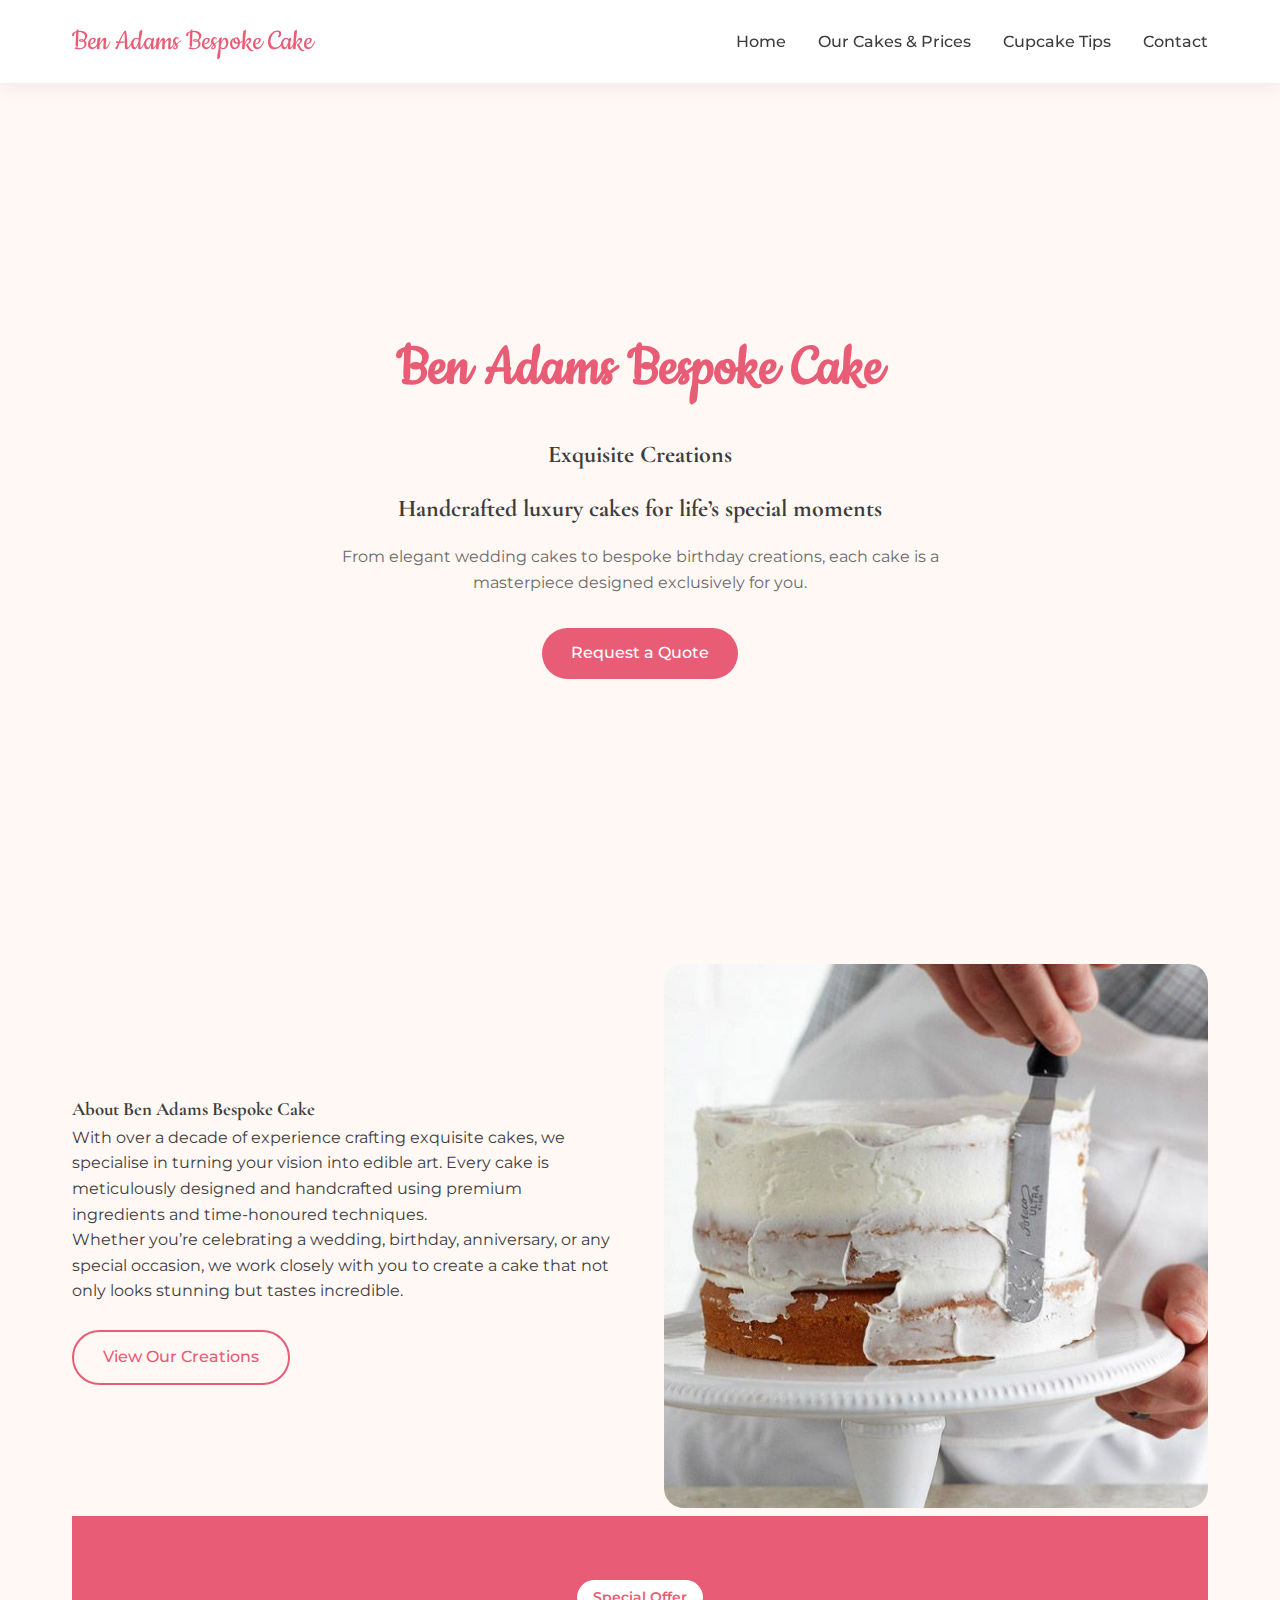
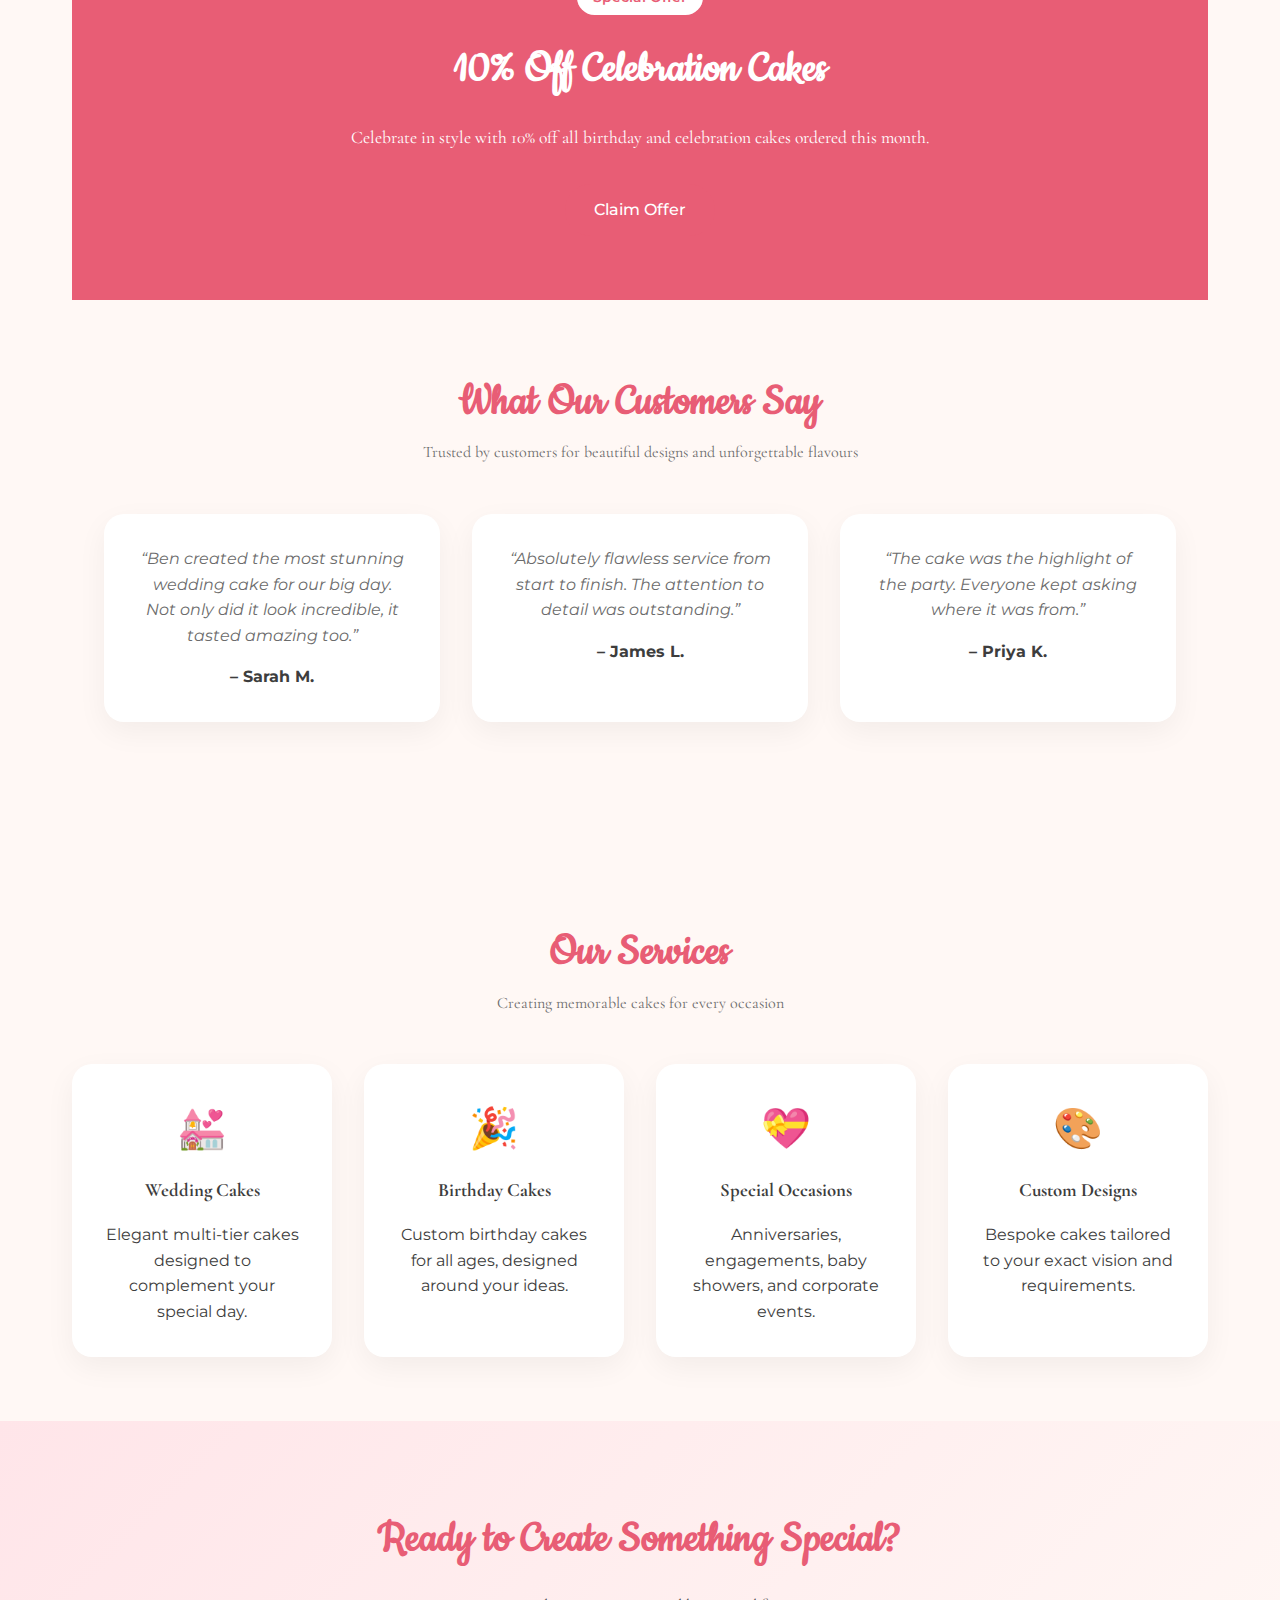
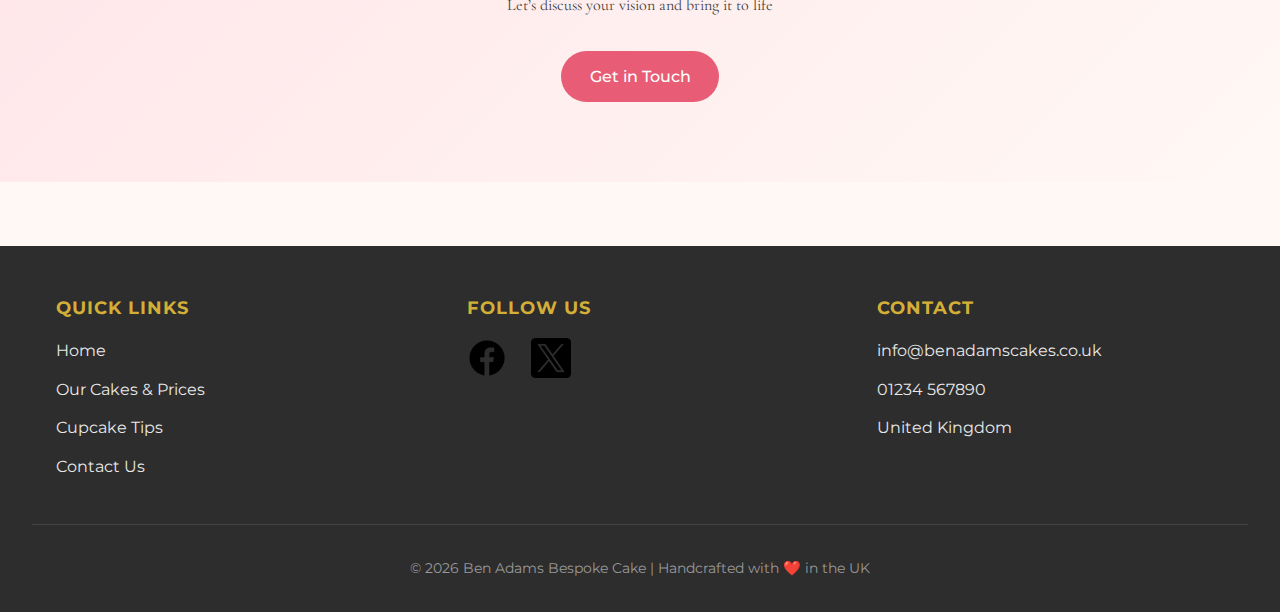
<file: index.html>
<!DOCTYPE html>
<html lang="en">
<head>
  <meta charset="UTF-8">
  <meta name="viewport" content="width=device-width, initial-scale=1.0">
  <title>Ben Adams Bespoke Cakes</title>
  <link rel="icon" href="images/BenAdamsBespokecakeLogo.png" type="image/png">
  <!-- Google Fonts -->
  <link href="https://fonts.googleapis.com/css2?family=Cookie&family=Cormorant+Garamond:wght@400;600&family=Montserrat:wght@400;500&display=swap" rel="stylesheet">

  <!-- CSS -->
  <link rel="stylesheet" href="css/style.css">
</head>
<body>

  <!-- Navigation -->
<nav>
  <div class="nav-container">
    <a href="index.html" class="logo font-cookie">Ben Adams Bespoke Cake</a>

    <!-- Hamburger Icon -->
    <div class="hamburger" id="hamburger">
      <span></span>
      <span></span>
      <span></span>
    </div>

    <ul class="nav-links" id="nav-links">
      <li><a href="index.html">Home</a></li>
      <li><a href="gallery.html">Our Cakes & Prices</a></li>
      <li><a href="tips.html">Cupcake Tips</a></li>
      <li><a href="contact.html">Contact</a></li>
    </ul>
  </div>
</nav>

  <!-- Hero Section -->
  <section class="hero">
    <div class="hero-content">
      <h1 class="font-cookie">Ben Adams Bespoke Cake</h1>
      <h2 class="font-cormorant">
        Exquisite Creations</h2>
      <h2 class="font-cormorant">
        Handcrafted luxury cakes for life’s special moments
      </h2>
      <p>
        From elegant wedding cakes to bespoke birthday creations,
        each cake is a masterpiece designed exclusively for you.
      </p>
      <a href="contact.html" class="btn-primary">Request a Quote</a>
    </div>
  </section>

  <!-- About Section -->
  <section class="section">
    <div class="about-grid">
      <div class="about-content">
        <h3 class="font-cormorant">About Ben Adams Bespoke Cake</h3>
        <p>
          With over a decade of experience crafting exquisite cakes, we specialise
          in turning your vision into edible art. Every cake is meticulously designed
          and handcrafted using premium ingredients and time-honoured techniques.
        </p>
        <p>
          Whether you’re celebrating a wedding, birthday, anniversary, or any special
          occasion, we work closely with you to create a cake that not only looks stunning
          but tastes incredible.
        </p> <br>
        <a href="gallery.html" class="btn-secondary">View Our Creations</a>
      </div>

      <div class="about-image">
        <img src="images/BenAdamWorkingOnACake.jpg"
             alt="Bespoke cake decoration">
      </div>
    </div>

    <!-- Promotional Offer -->
<section class="promo-offer">
  <div class="promo-content">
    <span class="promo-badge">Special Offer</span>
    <h2 class="font-cookie">10% Off Celebration Cakes</h2>
    <p class="font-cormorant">
      Celebrate in style with 10% off all birthday and celebration cakes
      ordered this month.
    </p>
    <a href="contact.html" class="btn-primary">Claim Offer</a>
  </div>
</section>

        <!-- Reviews Section -->
<section class="section reviews">
  <h2 class="section-title font-cookie">What Our Customers Say</h2>
  <p class="section-subtitle font-cormorant">
    Trusted by customers for beautiful designs and unforgettable flavours
  </p>

  <div class="services-grid">
    <div class="service-card review-card">
      <p>
        “Ben created the most stunning wedding cake for our big day.
        Not only did it look incredible, it tasted amazing too.”
      </p>
      <strong>– Sarah M.</strong>
    </div>

    <div class="service-card review-card">
      <p>
        “Absolutely flawless service from start to finish.
        The attention to detail was outstanding.”
      </p>
      <strong>– James L.</strong>
    </div>

    <div class="service-card review-card">
      <p>
        “The cake was the highlight of the party.
        Everyone kept asking where it was from.”
      </p>
      <strong>– Priya K.</strong>
    </div>
  </div>
</section>
  </section>

  <!-- Services -->
  <section class="section services">
    <h2 class="section-title font-cookie">Our Services</h2>
    <p class="section-subtitle font-cormorant">
      Creating memorable cakes for every occasion
    </p>

    <div class="services-grid">
      <div class="service-card">
        <span>💒</span>
        <h3 class="font-cormorant">Wedding Cakes</h3>
        <p>Elegant multi-tier cakes designed to complement your special day.</p>
      </div>

      <div class="service-card">
        <span>🎉</span>
        <h3 class="font-cormorant">Birthday Cakes</h3>
        <p>Custom birthday cakes for all ages, designed around your ideas.</p>
      </div>

      <div class="service-card">
        <span>💝</span>
        <h3 class="font-cormorant">Special Occasions</h3>
        <p>Anniversaries, engagements, baby showers, and corporate events.</p>
      </div>

      <div class="service-card">
        <span>🎨</span>
        <h3 class="font-cormorant">Custom Designs</h3>
        <p>Bespoke cakes tailored to your exact vision and requirements.</p>
      </div>
    </div>
  </section>

  <!-- Call to Action -->
  <section class="cta">
    <h2 class="font-cookie">Ready to Create Something Special?</h2>
    <p class="font-cormorant">
      Let’s discuss your vision and bring it to life
    </p>
    <a href="contact.html" class="btn-primary">Get in Touch</a>
  </section>

  <!-- Footer -->
  <footer>
    <div class="footer-content">
      <!-- Quick Links Section -->
      <div class="footer-section">
        <h4 class="footer-heading">Quick Links</h4>
        <ul class="footer-list">
          <li><a href="index.html">Home</a></li>
          <li><a href="gallery.html">Our Cakes & Prices</a></li>
          <li><a href="tips.html">Cupcake Tips</a></li>
          <li><a href="contact.html">Contact Us</a></li>
        </ul>
      </div>

      <!-- Socials Section -->
      <div class="footer-section">
        <h4 class="footer-heading">Follow Us</h4>
        <div class="footer-socials">
          <a href="https://www.facebook.com/" target="_blank" aria-label="Facebook"><img src="images/facebook.png" alt="Facebook"></a>
          <a href="https://twitter.com/" target="_blank" aria-label="Twitter"><img src="images/twitter.png" alt="Twitter"></a>
        </div>
      </div>

      <!-- Contact Section -->
      <div class="footer-section">
        <h4 class="footer-heading">Contact</h4>
        <ul class="footer-list">
          <li><a href="mailto:info@benadamscakes.co.uk">info@benadamscakes.co.uk</a></li>
          <li><a href="tel:01234567890">01234 567890</a></li>
          <li>United Kingdom</li>
        </ul>
      </div>
    </div>

    <!-- Copyright -->
    <div class="footer-bottom">
      <p>© Ben Adams Bespoke Cake | Handcrafted with ❤️ in the UK</p>
    </div>
  </footer>
<script src="js/main.js"></script>

</body>
</html>
</file>
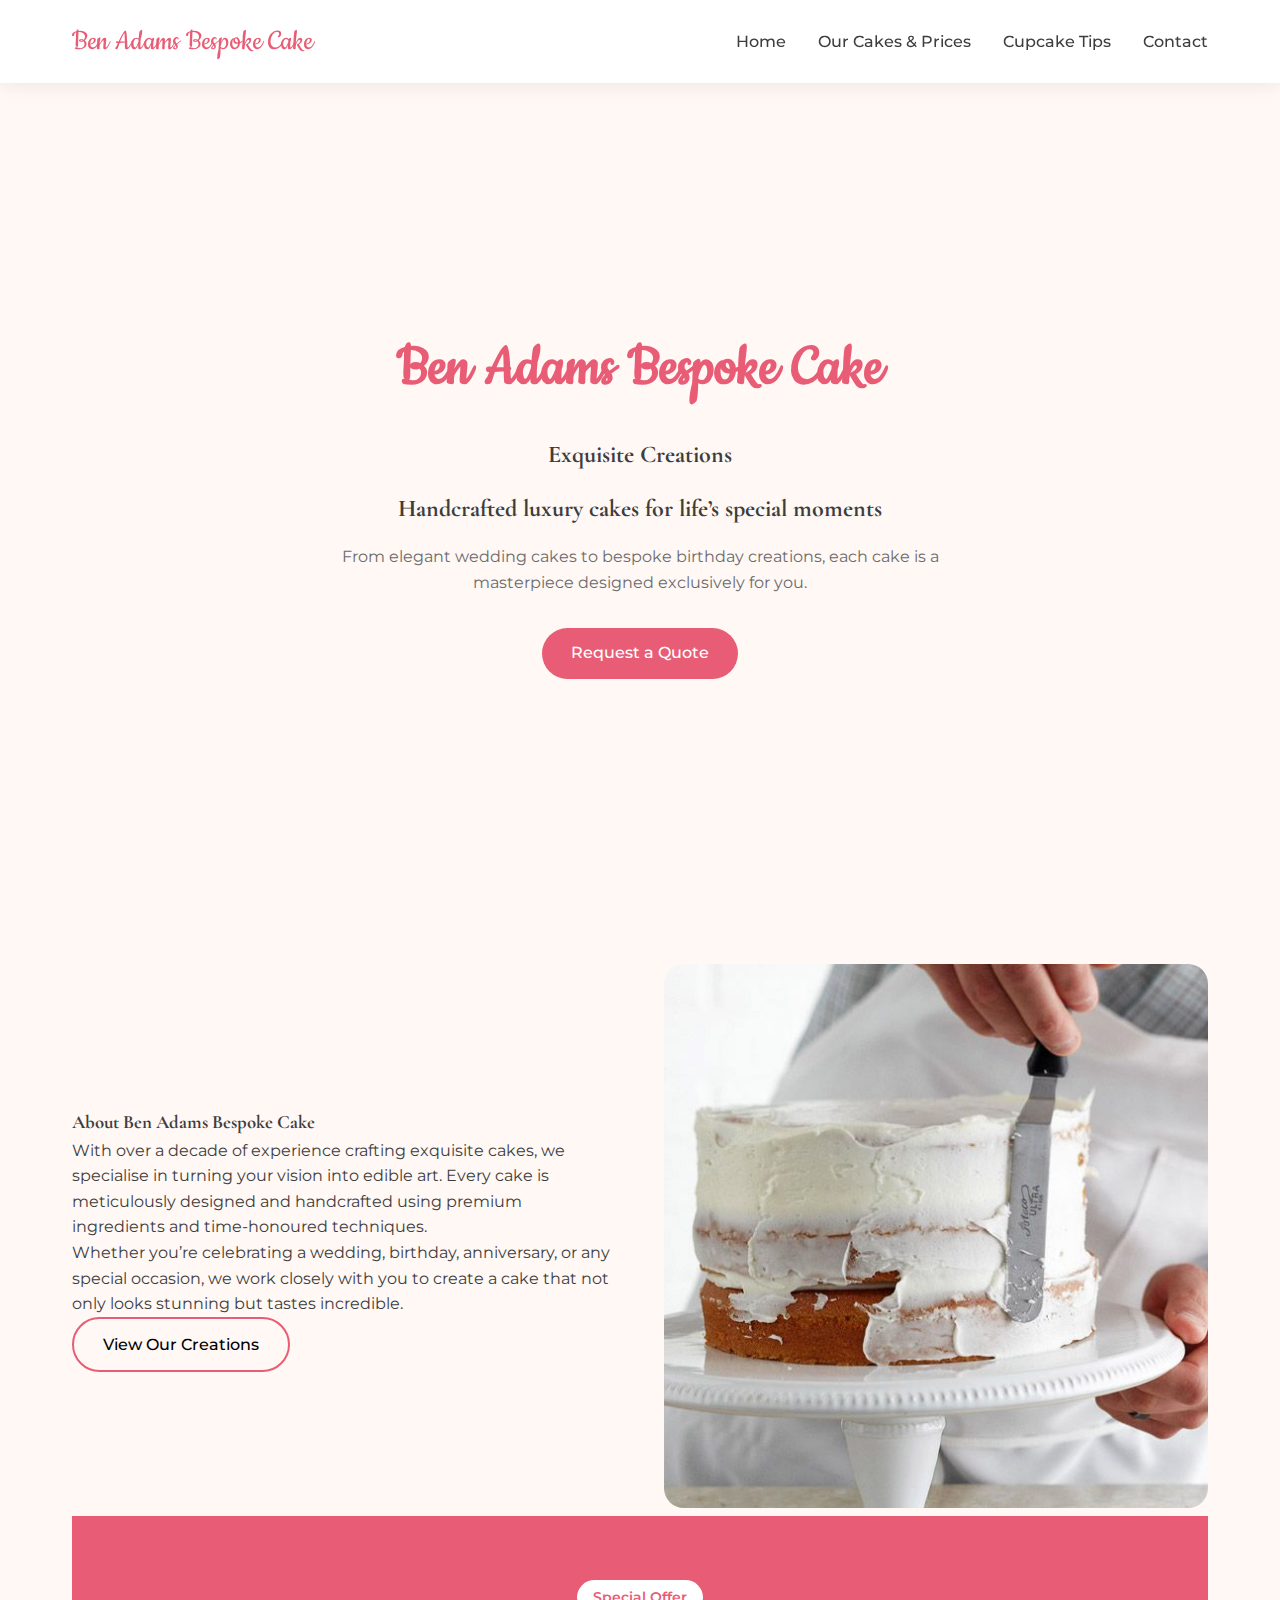
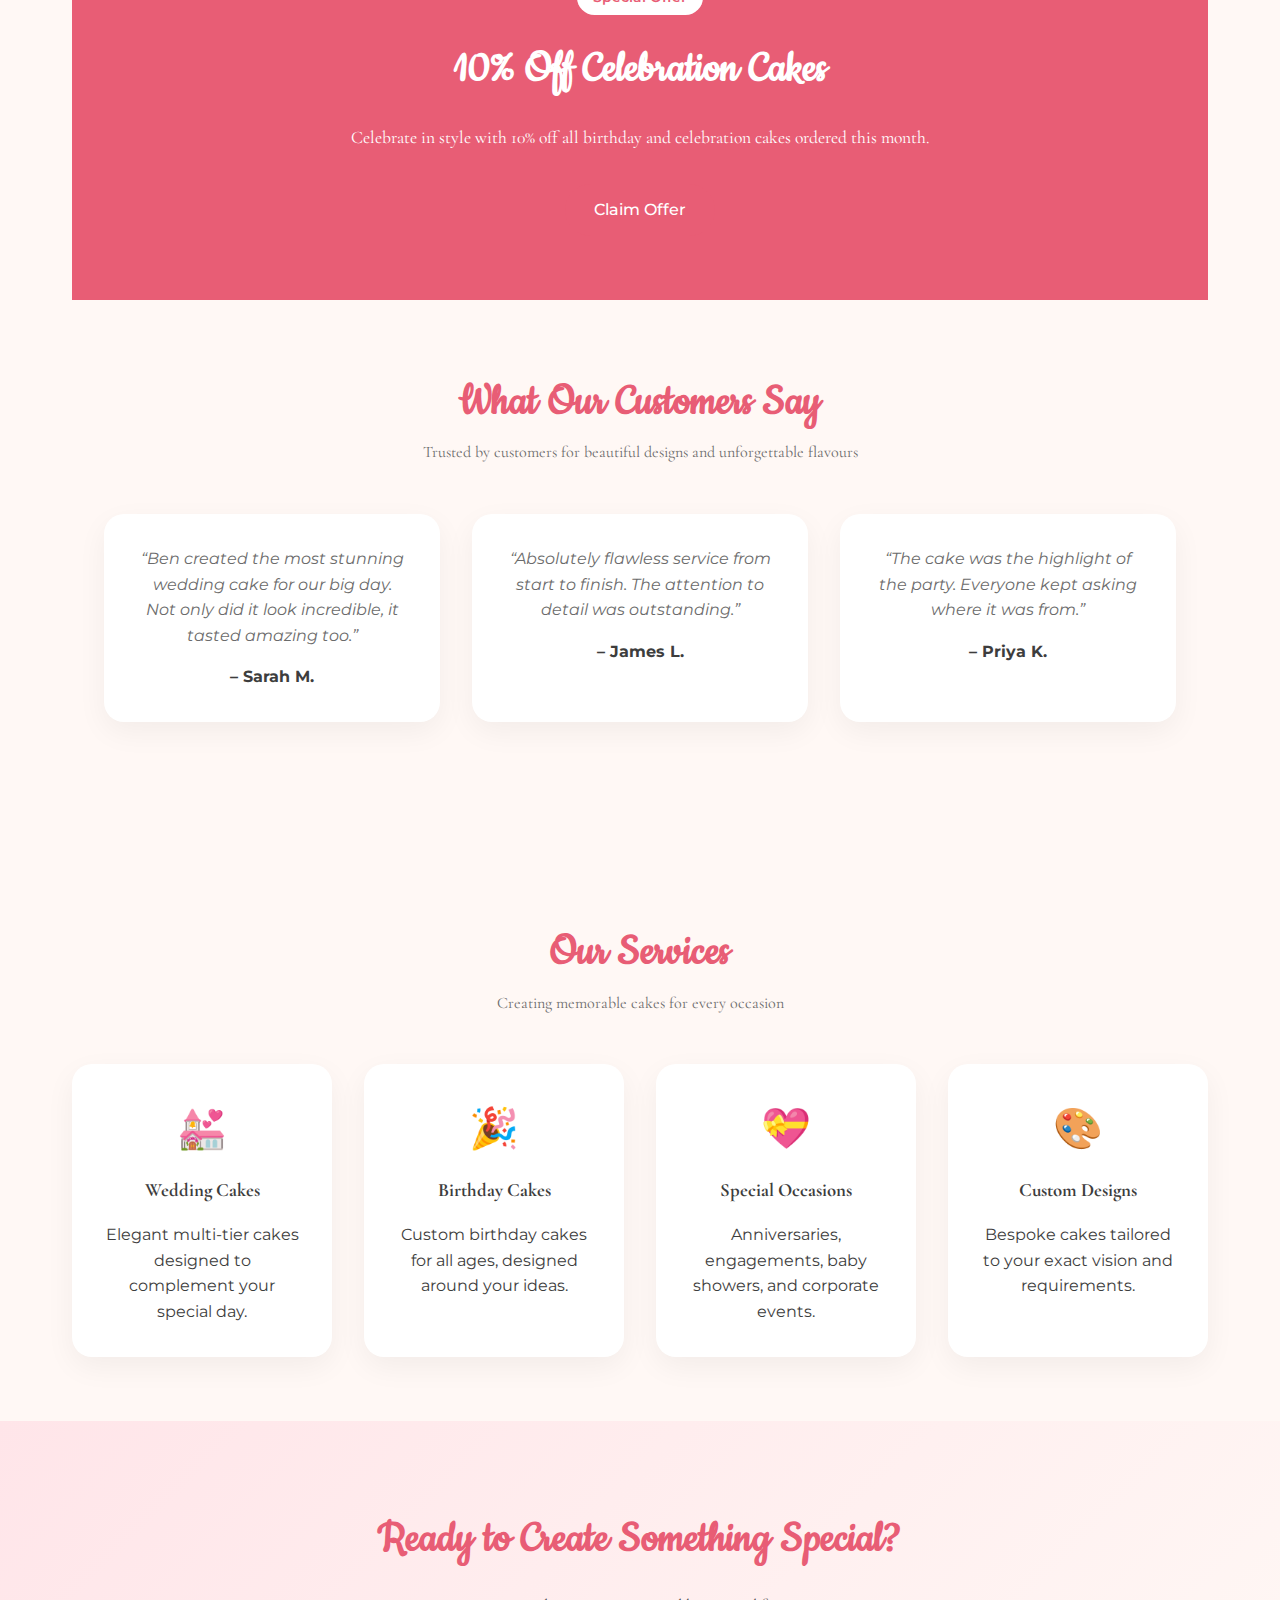
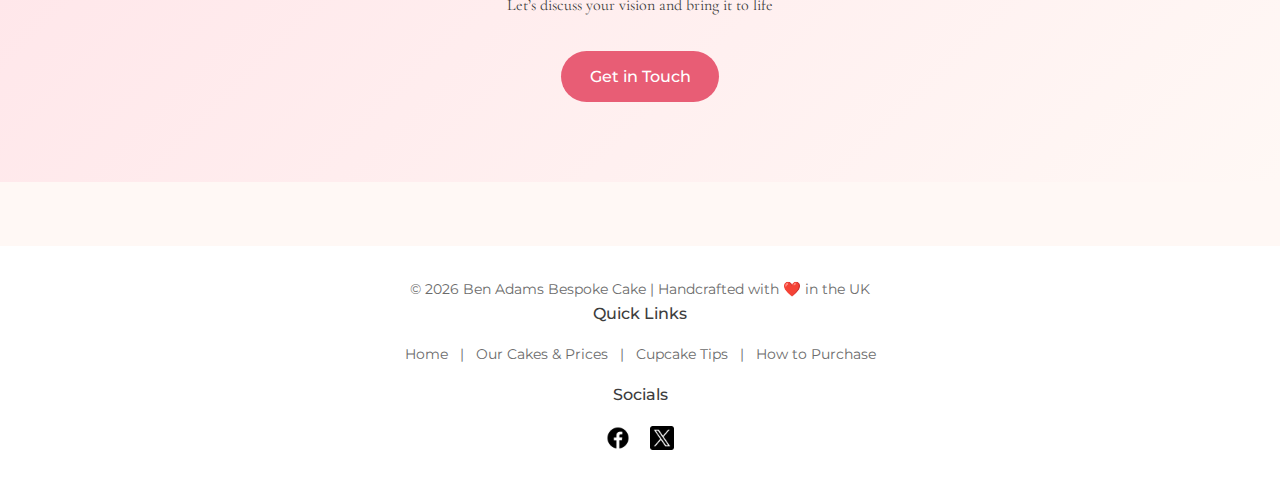
<file: Ben Adams Bespoke Cake/index.html>
<!DOCTYPE html>
<html lang="en">
<head>
  <meta charset="UTF-8">
  <meta name="viewport" content="width=device-width, initial-scale=1.0">
  <link rel="icon" type="image/png" href="images/benadambespokecake.png">
  <title>Ben Adams Bespoke Cakes</title>

  <!-- Google Fonts -->
  <link href="https://fonts.googleapis.com/css2?family=Cookie&family=Cormorant+Garamond:wght@400;600&family=Montserrat:wght@400;500&display=swap" rel="stylesheet">

  <!-- CSS -->
  <link rel="stylesheet" href="css/style.css">
</head>
<body>

  <!-- Navigation -->
<nav>
  <div class="nav-container">
    <a href="index.html" class="logo font-cookie">Ben Adams Bespoke Cake</a>

    <!-- Hamburger Icon -->
    <div class="hamburger" id="hamburger">
      <span></span>
      <span></span>
      <span></span>
    </div>

    <ul class="nav-links" id="nav-links">
      <li><a href="index.html">Home</a></li>
      <li><a href="gallery.html">Our Cakes & Prices</a></li>
      <li><a href="tips.html">Cupcake Tips</a></li>
      <li><a href="contact.html">Contact</a></li>
    </ul>
  </div>
</nav>

  <!-- Hero Section -->
  <section class="hero">
    <div class="hero-content">
      <h1 class="font-cookie">Ben Adams Bespoke Cake</h1>
      <h2 class="font-cormorant">
        Exquisite Creations</h2>
      <h2 class="font-cormorant">
        Handcrafted luxury cakes for life’s special moments
      </h2>
      <p>
        From elegant wedding cakes to bespoke birthday creations,
        each cake is a masterpiece designed exclusively for you.
      </p>
      <a href="contact.html" class="btn-primary">Request a Quote</a>
    </div>
  </section>

  <!-- About Section -->
  <section class="section">
    <div class="about-grid">
      <div class="about-content">
        <h3 class="font-cormorant">About Ben Adams Bespoke Cake</h3>
        <p>
          With over a decade of experience crafting exquisite cakes, we specialise
          in turning your vision into edible art. Every cake is meticulously designed
          and handcrafted using premium ingredients and time-honoured techniques.
        </p>
        <p>
          Whether you’re celebrating a wedding, birthday, anniversary, or any special
          occasion, we work closely with you to create a cake that not only looks stunning
          but tastes incredible.
        </p>
        <a href="gallery.html" class="btn-secondary">View Our Creations</a>
      </div>

      <div class="about-image">
        <img src="images/BenAdamWorkingOnACake.jpg"
             alt="Bespoke cake decoration">
      </div>
    </div>

    <!-- Promotional Offer -->
<section class="promo-offer">
  <div class="promo-content">
    <span class="promo-badge">Special Offer</span>
    <h2 class="font-cookie">10% Off Celebration Cakes</h2>
    <p class="font-cormorant">
      Celebrate in style with 10% off all birthday and celebration cakes
      ordered this month.
    </p>
    <a href="contact.html" class="btn-primary">Claim Offer</a>
  </div>
</section>

        <!-- Reviews Section -->
<section class="section reviews">
  <h2 class="section-title font-cookie">What Our Customers Say</h2>
  <p class="section-subtitle font-cormorant">
    Trusted by customers for beautiful designs and unforgettable flavours
  </p>

  <div class="services-grid">
    <div class="service-card review-card">
      <p>
        “Ben created the most stunning wedding cake for our big day.
        Not only did it look incredible, it tasted amazing too.”
      </p>
      <strong>– Sarah M.</strong>
    </div>

    <div class="service-card review-card">
      <p>
        “Absolutely flawless service from start to finish.
        The attention to detail was outstanding.”
      </p>
      <strong>– James L.</strong>
    </div>

    <div class="service-card review-card">
      <p>
        “The cake was the highlight of the party.
        Everyone kept asking where it was from.”
      </p>
      <strong>– Priya K.</strong>
    </div>
  </div>
</section>
  </section>

  <!-- Services -->
  <section class="section services">
    <h2 class="section-title font-cookie">Our Services</h2>
    <p class="section-subtitle font-cormorant">
      Creating memorable cakes for every occasion
    </p>

    <div class="services-grid">
      <div class="service-card">
        <span>💒</span>
        <h3 class="font-cormorant">Wedding Cakes</h3>
        <p>Elegant multi-tier cakes designed to complement your special day.</p>
      </div>

      <div class="service-card">
        <span>🎉</span>
        <h3 class="font-cormorant">Birthday Cakes</h3>
        <p>Custom birthday cakes for all ages, designed around your ideas.</p>
      </div>

      <div class="service-card">
        <span>💝</span>
        <h3 class="font-cormorant">Special Occasions</h3>
        <p>Anniversaries, engagements, baby showers, and corporate events.</p>
      </div>

      <div class="service-card">
        <span>🎨</span>
        <h3 class="font-cormorant">Custom Designs</h3>
        <p>Bespoke cakes tailored to your exact vision and requirements.</p>
      </div>
    </div>
  </section>

  <!-- Call to Action -->
  <section class="cta">
    <h2 class="font-cookie">Ready to Create Something Special?</h2>
    <p class="font-cormorant">
      Let’s discuss your vision and bring it to life
    </p>
    <a href="contact.html" class="btn-primary">Get in Touch</a>
  </section>

  <!-- Footer -->
  <footer>
    <p>© Ben Adams Bespoke Cake | Handcrafted with ❤️ in the UK</p>
    <p class="footer-title">Quick Links</p>
    <div class="footer-links">
      <a href="index.html">Home</a> |
      <a href="gallery.html">Our Cakes & Prices</a> |
      <a href="tips.html">Cupcake Tips</a> |
      <a href="contact.html">How to Purchase</a>
    </div>
    <p class="social-title">Socials</p>
    <div class="social-links">
      <a href="https://www.facebook.com/" target="_blank" aria-label="Facebook"><img src="images/facebook (1).png" alt="Facebook"></a>
      <a href="https://x.com/" target="_blank" aria-label="Twitter"><img src="images/twitter (1).png" alt="Twitter"></a>
    </div>
  </footer>
<script src="js/main.js"></script>

</body>
</html>
</file>
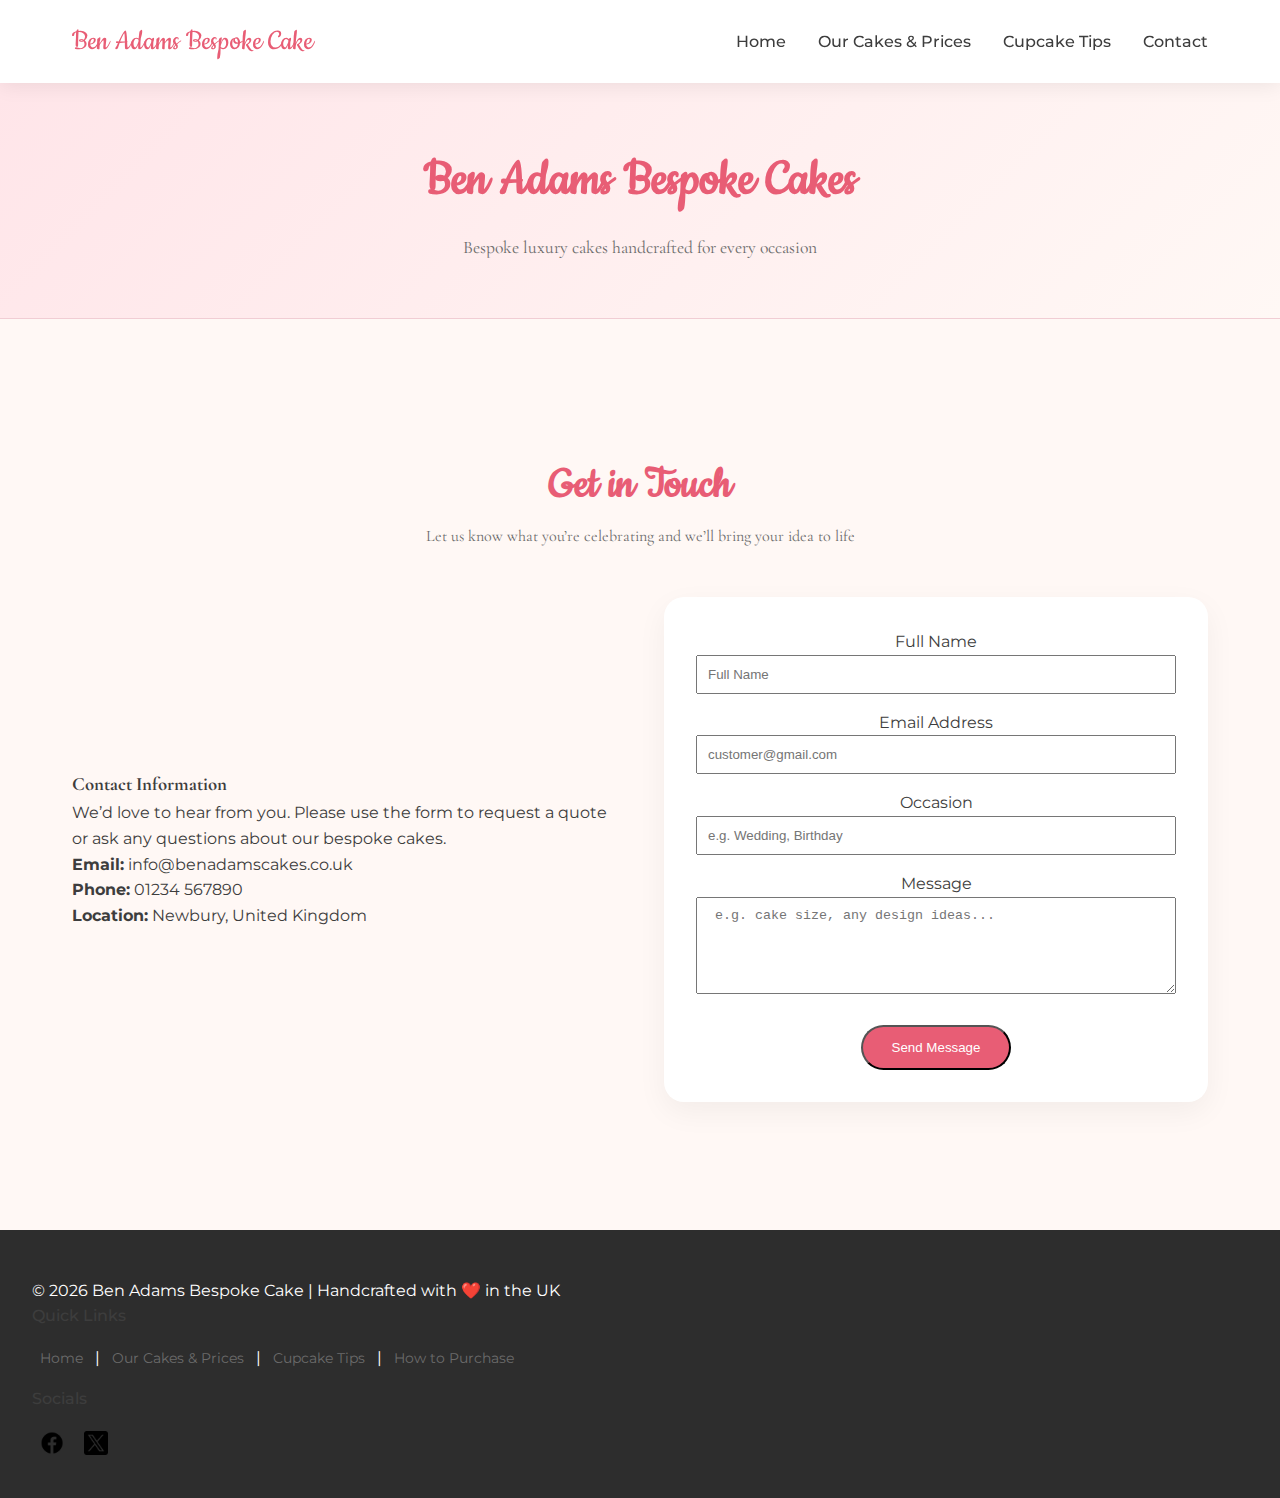
<file: contact/index.html>
<!DOCTYPE html>
<html lang="en">
<head>
  <meta charset="UTF-8">
  <meta name="viewport" content="width=device-width, initial-scale=1.0">
  <title>Contact Us | Ben Adams Bespoke Cakes</title>
  <link rel="icon" type="image/png" href="/images/benadambespokecake.png">
  
  <!-- Google Fonts -->
  <link href="https://fonts.googleapis.com/css2?family=Cookie&family=Cormorant+Garamond:wght@400;600&family=Montserrat:wght@400;500&display=swap" rel="stylesheet">

  <!-- CSS -->
  <link rel="stylesheet" href="/css/style.css">
</head>
<body>

  <!-- Navigation -->
  <nav>
    <div class="nav-container">
      <a href="/" class="logo font-cookie">Ben Adams Bespoke Cake</a>
  
      <!-- Hamburger Icon -->
      <div class="hamburger" id="hamburger">
        <span></span>
        <span></span>
        <span></span>
      </div>
  
      <ul class="nav-links" id="nav-links">
        <li><a href="/">Home</a></li>
        <li><a href="/gallery/">Our Cakes & Prices</a></li>
        <li><a href="/tips/">Cupcake Tips</a></li>
        <li><a href="/contact/">Contact</a></li>
      </ul>
    </div>
  </nav>

<!-- Banner -->
<header class="site-banner">
  <h1 class="font-cookie">Ben Adams Bespoke Cakes</h1>
  <p class="font-cormorant">
    Bespoke luxury cakes handcrafted for every occasion
  </p>
</header>

  <!-- Contact Section -->
  <section class="section" style="padding-top:8rem;">
    <h1 class="section-title font-cookie">Get in Touch</h1>
    <p class="section-subtitle font-cormorant">
      Let us know what you’re celebrating and we’ll bring your idea to life
    </p>

    <div class="about-grid">
      <!-- Contact Information -->
      <div>
        <h3 class="font-cormorant">Contact Information</h3>
        <p>
          We’d love to hear from you. Please use the form to request a quote
          or ask any questions about our bespoke cakes.
        </p>
        <p><strong>Email:</strong> info@benadamscakes.co.uk</p>
        <p><strong>Phone:</strong> 01234 567890</p>
        <p><strong>Location:</strong> Newbury, United Kingdom</p>
      </div>

      <!-- Contact Form -->
      <div>
        <form class="service-card">
          <label for="name">Full Name</label><br>
          <input type="text" id="name" name="name" required style="width:100%; padding:10px; margin-bottom:1rem;" placeholder="Full Name"><br>

          <label for="email">Email Address</label><br>
          <input type="email" id="email" name="email" required style="width:100%; padding:10px; margin-bottom:1rem;" placeholder="customer@gmail.com"><br>

          <label for="occasion">Occasion</label><br>
          <input type="text" id="occasion" name="occasion" placeholder="e.g. Wedding, Birthday" style="width:100%; padding:10px; margin-bottom:1rem;"><br>

          <label for="message">Message</label><br>
          <textarea id="message" name="message" rows="5" required style="width:100%; padding:10px; margin-bottom:1.5rem;" placeholder=" e.g. cake size, any design ideas..."></textarea><br>

          <button type="submit" class="btn-primary">Send Message</button>
        </form>
      </div>
    </div>
  </section>

  <!-- Footer -->
  <footer>
    <p>© Ben Adams Bespoke Cake | Handcrafted with ❤️ in the UK</p>
    <p class="footer-title">Quick Links</p>
    <div class="footer-links">
      <a href="/">Home</a> |
      <a href="/gallery/">Our Cakes & Prices</a> |
      <a href="/tips/">Cupcake Tips</a> |
      <a href="/contact/">How to Purchase</a>
    </div>
    <p class="social-title">Socials</p>
    <div class="social-links">
      <a href="https://www.facebook.com/" target="_blank" aria-label="Facebook"><img src="/images/facebook.png" alt="Facebook"></a>
      <a href="https://x.com/" target="_blank" aria-label="Twitter"><img src="/images/twitter.png" alt="Twitter"></a>
    </div>
  </footer>
<script src="/js/main.js"></script>

</body>
</html>
</file>
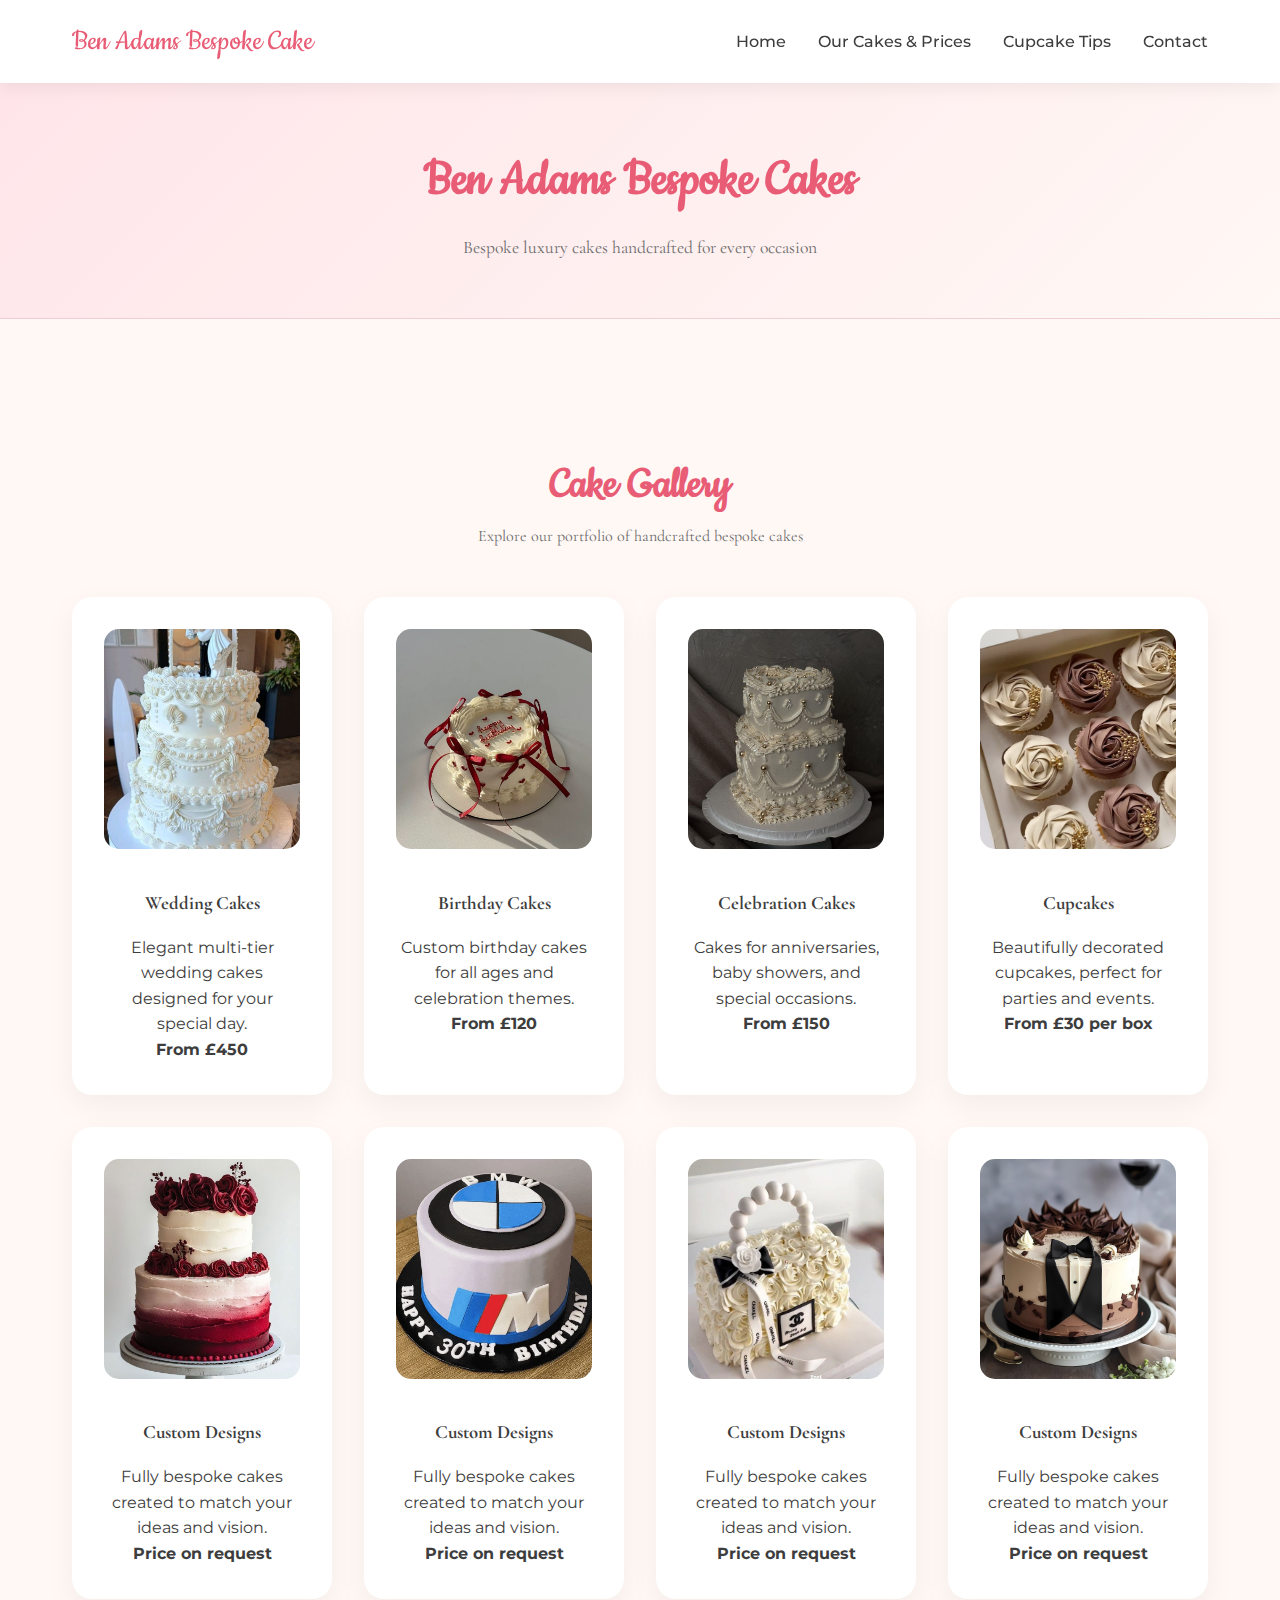
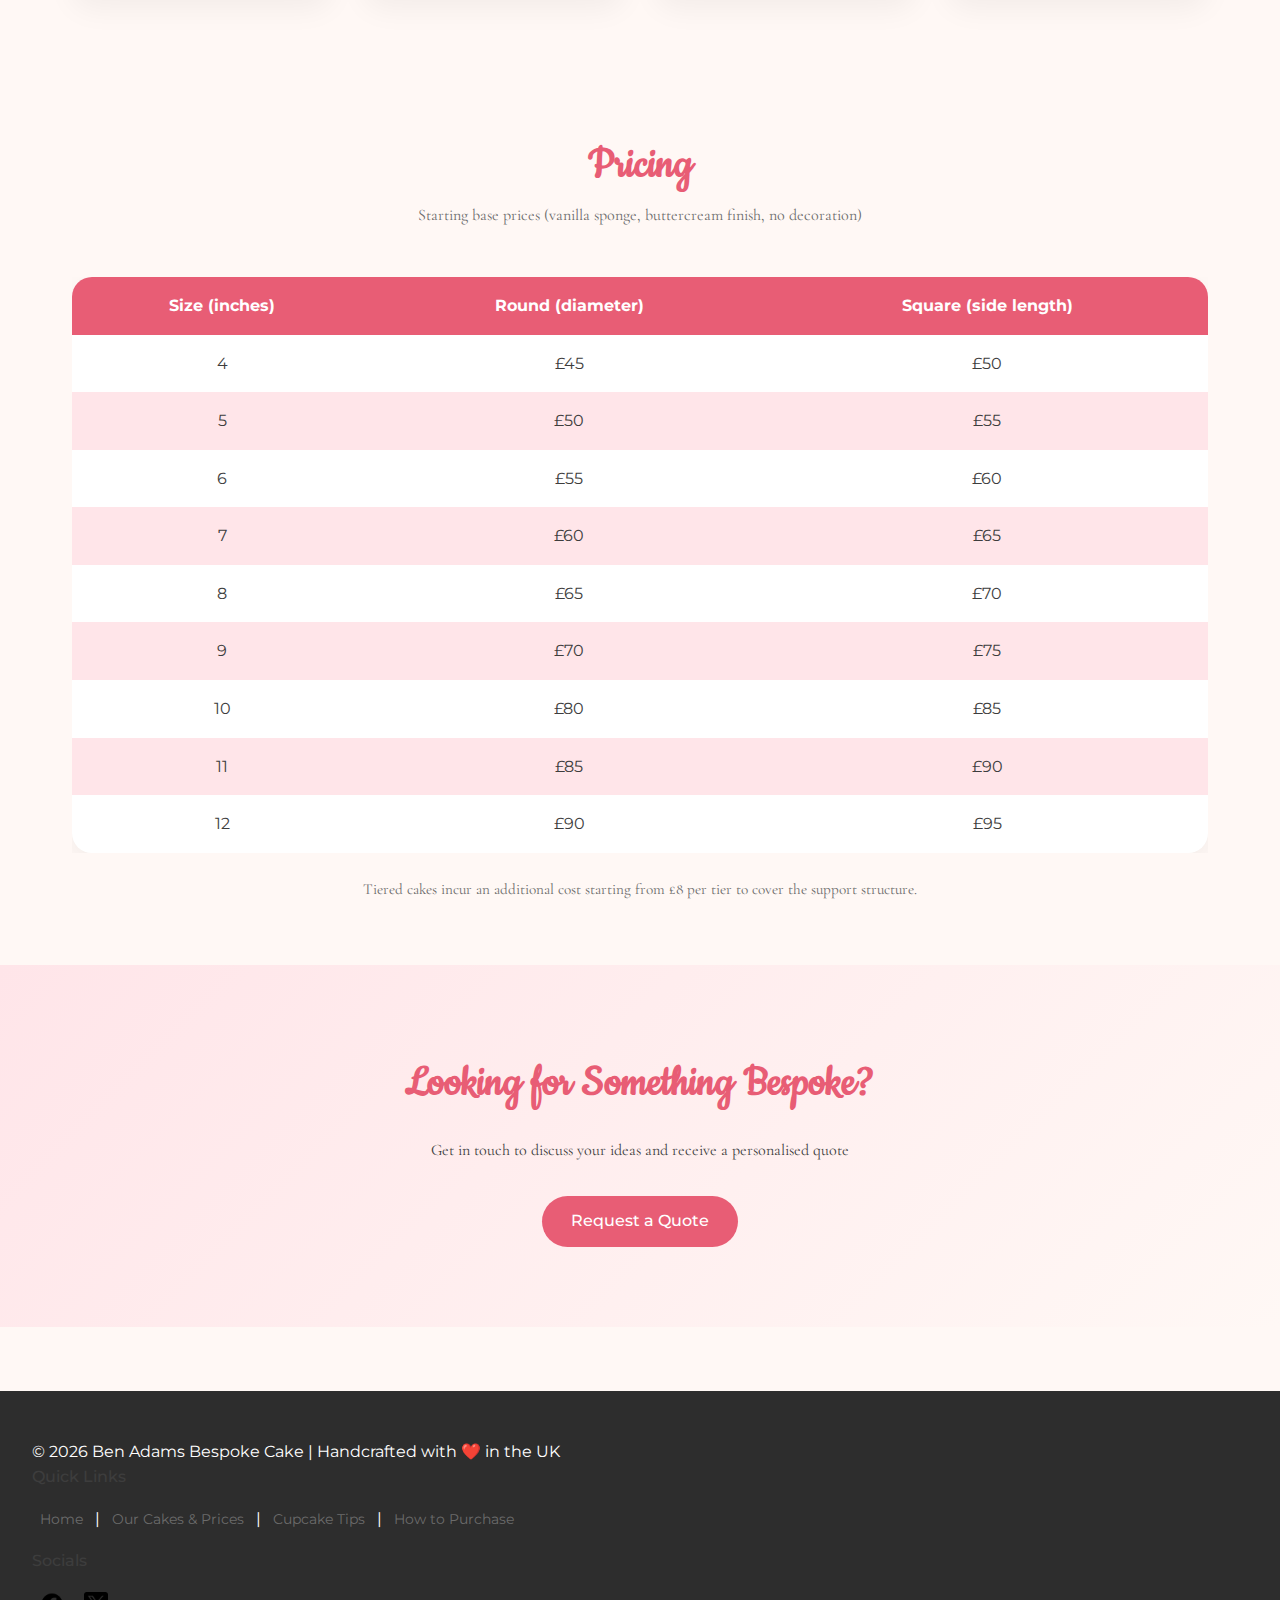
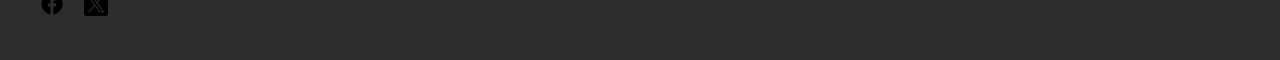
<file: gallery/index.html>
<!DOCTYPE html>
<html lang="en">
<head>
  <meta charset="UTF-8">
  <meta name="viewport" content="width=device-width, initial-scale=1.0">
  <title>Our Cakes & Prices | Ben Adams Bespoke Cakes</title>
  <link rel="icon" type="image/png" href="/images/benadambespokecake.png">
  
  <!-- Google Fonts -->
  <link href="https://fonts.googleapis.com/css2?family=Cookie&family=Cormorant+Garamond:wght@400;600&family=Montserrat:wght@400;500&display=swap" rel="stylesheet">

  <!-- CSS -->
  <link rel="stylesheet" href="/css/style.css">
</head>
<body>

  <!-- Navigation -->
  <nav>
    <div class="nav-container">
      <a href="/" class="logo font-cookie">Ben Adams Bespoke Cake</a>
  
      <!-- Hamburger Icon -->
      <div class="hamburger" id="hamburger">
        <span></span>
        <span></span>
        <span></span>
      </div>
  
      <ul class="nav-links" id="nav-links">
        <li><a href="/">Home</a></li>
        <li><a href="/gallery/">Our Cakes & Prices</a></li>
        <li><a href="/tips/">Cupcake Tips</a></li>
        <li><a href="/contact/">Contact</a></li>
      </ul>
    </div>
  </nav>

<!-- Banner -->
<header class="site-banner">
  <h1 class="font-cookie">Ben Adams Bespoke Cakes</h1>
  <p class="font-cormorant">
    Bespoke luxury cakes handcrafted for every occasion
  </p>
</header>

  <!-- Gallery Section -->
  <section class="section" style="padding-top:8rem;">
    <h1 class="section-title font-cookie">Cake Gallery</h1>
    <p class="section-subtitle font-cormorant">
      Explore our portfolio of handcrafted bespoke cakes
    </p>

<div class="services-grid">

  <div class="service-card">
    <img src="/images/wedding-cake.jpg" alt="Elegant wedding cake">
    <h3 class="font-cormorant">Wedding Cakes</h3>
    <p>Elegant multi-tier wedding cakes designed for your special day.</p>
    <p><strong>From £450</strong></p>
  </div>

  <div class="service-card">
    <img src="/images/birthday-cake.jpg" alt="Birthday celebration cake">
    <h3 class="font-cormorant">Birthday Cakes</h3>
    <p>Custom birthday cakes for all ages and celebration themes.</p>
    <p><strong>From £120</strong></p>
  </div>

  <div class="service-card">
    <img src="/images/celebration-cake.jpg" alt="Celebration cake">
    <h3 class="font-cormorant">Celebration Cakes</h3>
    <p>Cakes for anniversaries, baby showers, and special occasions.</p>
    <p><strong>From £150</strong></p>
  </div>

  <div class="service-card">
    <img src="/images/cupcake-selection.jpg" alt="Decorated cupcakes">
    <h3 class="font-cormorant">Cupcakes</h3>
    <p>Beautifully decorated cupcakes, perfect for parties and events.</p>
    <p><strong>From £30 per box</strong></p>
  </div>

  <div class="service-card">
    <img src="/images/custom-cake.jpg" alt="Custom designed cake">
    <h3 class="font-cormorant">Custom Designs</h3>
    <p>Fully bespoke cakes created to match your ideas and vision.</p>
    <p><strong>Price on request</strong></p>
  </div>

    <div class="service-card">
    <img src="/images/custom-cake2.jpg" alt="Custom designed cake">
    <h3 class="font-cormorant">Custom Designs</h3>
    <p>Fully bespoke cakes created to match your ideas and vision.</p>
    <p><strong>Price on request</strong></p>
  </div>

    <div class="service-card">
    <img src="/images/custom-cake3.jpg" alt="Custom designed cake">
    <h3 class="font-cormorant">Custom Designs</h3>
    <p>Fully bespoke cakes created to match your ideas and vision.</p>
    <p><strong>Price on request</strong></p>
  </div>

    <div class="service-card">
    <img src="/images/custom-cake4.jpg" alt="Custom designed cake">
    <h3 class="font-cormorant">Custom Designs</h3>
    <p>Fully bespoke cakes created to match your ideas and vision.</p>
    <p><strong>Price on request</strong></p>
  </div>

</div>

  </section>
<!-- Pricing Section -->
<section class="section pricing">
  <h2 class="section-title font-cookie">Pricing</h2>
  <p class="section-subtitle font-cormorant">
    Starting base prices (vanilla sponge, buttercream finish, no decoration)
  </p>

  <div class="pricing-table-wrapper">
    <table class="pricing-table">
      <thead>
        <tr>
          <th>Size (inches)</th>
          <th>Round (diameter)</th>
          <th>Square (side length)</th>
        </tr>
      </thead>
      <tbody>
        <tr><td>4</td><td>£45</td><td>£50</td></tr>
        <tr><td>5</td><td>£50</td><td>£55</td></tr>
        <tr><td>6</td><td>£55</td><td>£60</td></tr>
        <tr><td>7</td><td>£60</td><td>£65</td></tr>
        <tr><td>8</td><td>£65</td><td>£70</td></tr>
        <tr><td>9</td><td>£70</td><td>£75</td></tr>
        <tr><td>10</td><td>£80</td><td>£85</td></tr>
        <tr><td>11</td><td>£85</td><td>£90</td></tr>
        <tr><td>12</td><td>£90</td><td>£95</td></tr>
      </tbody>
    </table>
  </div>

  <p class="pricing-note font-cormorant">
    Tiered cakes incur an additional cost starting from £8 per tier to cover
    the support structure.
  </p>
</section>

  <!-- Call to Action -->
  <section class="cta">
    <h2 class="font-cookie">Looking for Something Bespoke?</h2>
    <p class="font-cormorant">
      Get in touch to discuss your ideas and receive a personalised quote
    </p>
    <a href="/contact/" class="btn-primary">Request a Quote</a>
  </section>


  <!-- Footer -->
  <footer>
    <p>© Ben Adams Bespoke Cake | Handcrafted with ❤️ in the UK</p>
    <p class="footer-title">Quick Links</p>
    <div class="footer-links">
      <a href="/">Home</a> |
      <a href="/gallery/">Our Cakes & Prices</a> |
      <a href="/tips/">Cupcake Tips</a> |
      <a href="/contact/">How to Purchase</a>
    </div>
    <p class="social-title">Socials</p>
    <div class="social-links">
      <a href="https://www.facebook.com/" target="_blank" aria-label="Facebook"><img src="/images/facebook.png" alt="Facebook"></a>
      <a href="https://x.com/" target="_blank" aria-label="Twitter"><img src="/images/twitter.png" alt="Twitter"></a>
    </div>
  </footer>
<script src="/js/main.js"></script>

</body>
</html>
</file>
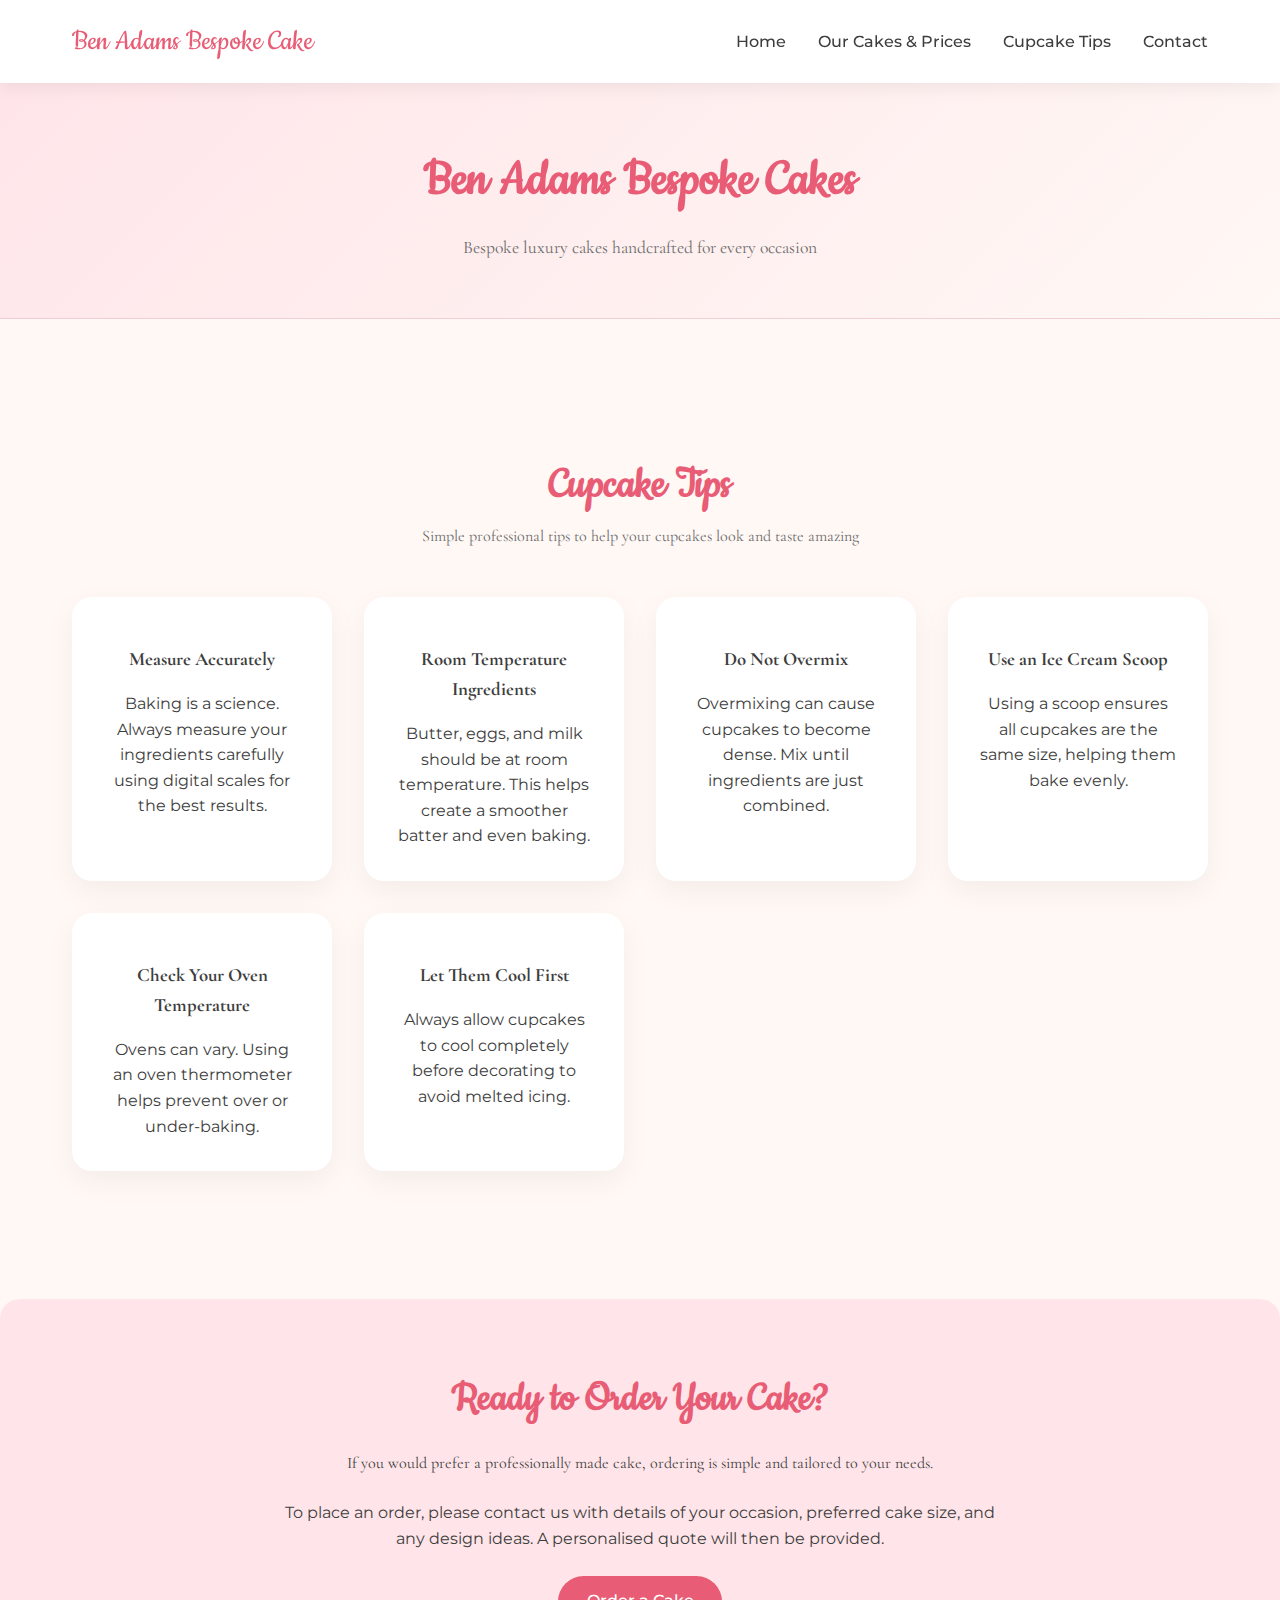
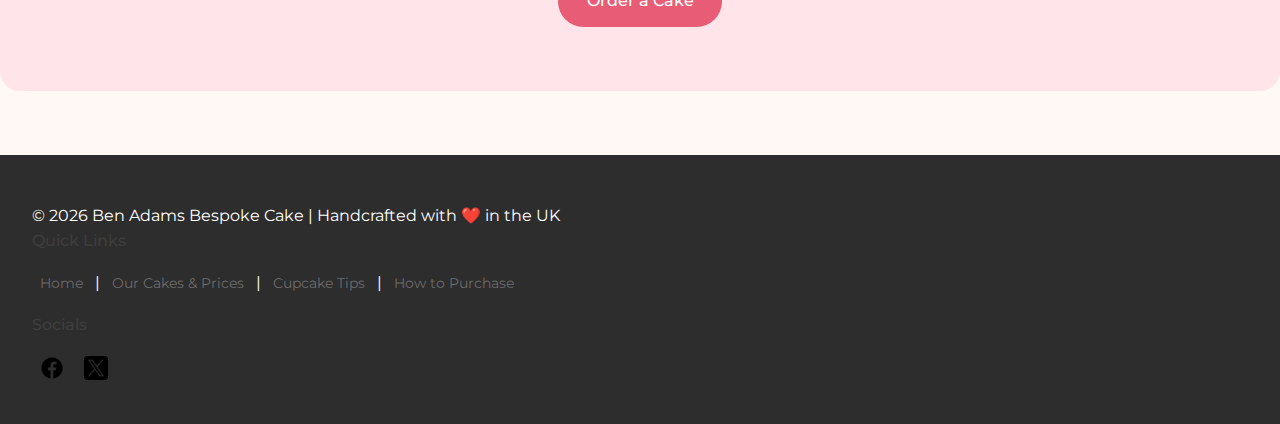
<file: tips/index.html>
<!DOCTYPE html>
<html lang="en">
<head>
  <meta charset="UTF-8">
  <meta name="viewport" content="width=device-width, initial-scale=1.0">
  <title>Cupcake Tips | Ben Adams Bespoke Cakes</title>
  <link rel="icon" type="image/png" href="/images/benadambespokecake.png">
  
  <!-- Google Fonts -->
  <link href="https://fonts.googleapis.com/css2?family=Cookie&family=Cormorant+Garamond:wght@400;600&family=Montserrat:wght@400;500&display=swap" rel="stylesheet">

  <!-- CSS -->
  <link rel="stylesheet" href="/css/style.css">
</head>
<body>

  <!-- Navigation -->
  <nav>
    <div class="nav-container">
      <a href="/" class="logo font-cookie">Ben Adams Bespoke Cake</a>
  
      <!-- Hamburger Icon -->
      <div class="hamburger" id="hamburger">
        <span></span>
        <span></span>
        <span></span>
      </div>
  
      <ul class="nav-links" id="nav-links">
        <li><a href="/">Home</a></li>
        <li><a href="/gallery/">Our Cakes & Prices</a></li>
        <li><a href="/tips/">Cupcake Tips</a></li>
        <li><a href="/contact/">Contact</a></li>
      </ul>
    </div>
  </nav>

<!-- Banner -->
<header class="site-banner">
  <h1 class="font-cookie">Ben Adams Bespoke Cakes</h1>
  <p class="font-cormorant">
    Bespoke luxury cakes handcrafted for every occasion
  </p>
</header>

  <!-- Tips Section -->
  <section class="section" style="padding-top:8rem;">
    <h1 class="section-title font-cookie">Cupcake Tips</h1>
    <p class="section-subtitle font-cormorant">
      Simple professional tips to help your cupcakes look and taste amazing
    </p>

    <div class="services-grid">
      <div class="service-card">
        <h3 class="font-cormorant">Measure Accurately</h3>
        <p>
          Baking is a science. Always measure your ingredients carefully
          using digital scales for the best results.
        </p>
      </div>

      <div class="service-card">
        <h3 class="font-cormorant">Room Temperature Ingredients</h3>
        <p>
          Butter, eggs, and milk should be at room temperature.
          This helps create a smoother batter and even baking.
        </p>
      </div>

      <div class="service-card">
        <h3 class="font-cormorant">Do Not Overmix</h3>
        <p>
          Overmixing can cause cupcakes to become dense.
          Mix until ingredients are just combined.
        </p>
      </div>

      <div class="service-card">
        <h3 class="font-cormorant">Use an Ice Cream Scoop</h3>
        <p>
          Using a scoop ensures all cupcakes are the same size,
          helping them bake evenly.
        </p>
      </div>

      <div class="service-card">
        <h3 class="font-cormorant">Check Your Oven Temperature</h3>
        <p>
          Ovens can vary. Using an oven thermometer helps prevent
          over or under-baking.
        </p>
      </div>

      <div class="service-card">
        <h3 class="font-cormorant">Let Them Cool First</h3>
        <p>
          Always allow cupcakes to cool completely before decorating
          to avoid melted icing.
        </p>
      </div>
    </div>
  </section>

<!-- Purchase Reminder -->
<section class="purchase-reminder">
  <h2 class="font-cookie">Ready to Order Your Cake?</h2>

  <p class="font-cormorant">
    If you would prefer a professionally made cake, ordering is simple
    and tailored to your needs.
  </p>

  <p>
    To place an order, please contact us with details of your occasion,
    preferred cake size, and any design ideas. A personalised quote will
    then be provided.
  </p>

  <a href="/contact/" class="btn-primary">Order a Cake</a>
</section>

  <!-- Footer -->
  <footer>
    <p>© Ben Adams Bespoke Cake | Handcrafted with ❤️ in the UK</p>
    <p class="footer-title">Quick Links</p>
    <div class="footer-links">
      <a href="/">Home</a> |
      <a href="/gallery/">Our Cakes & Prices</a> |
      <a href="/tips/">Cupcake Tips</a> |
      <a href="/contact/">How to Purchase</a>
    </div>
    <p class="social-title">Socials</p>
    <div class="social-links">
      <a href="https://www.facebook.com/" target="_blank" aria-label="Facebook"><img src="/images/facebook.png" alt="Facebook"></a>
      <a href="https://x.com/" target="_blank" aria-label="Twitter"><img src="/images/twitter.png" alt="Twitter"></a>
    </div>
  </footer>
<script src="/js/main.js"></script>

</body>
</html>
</file>
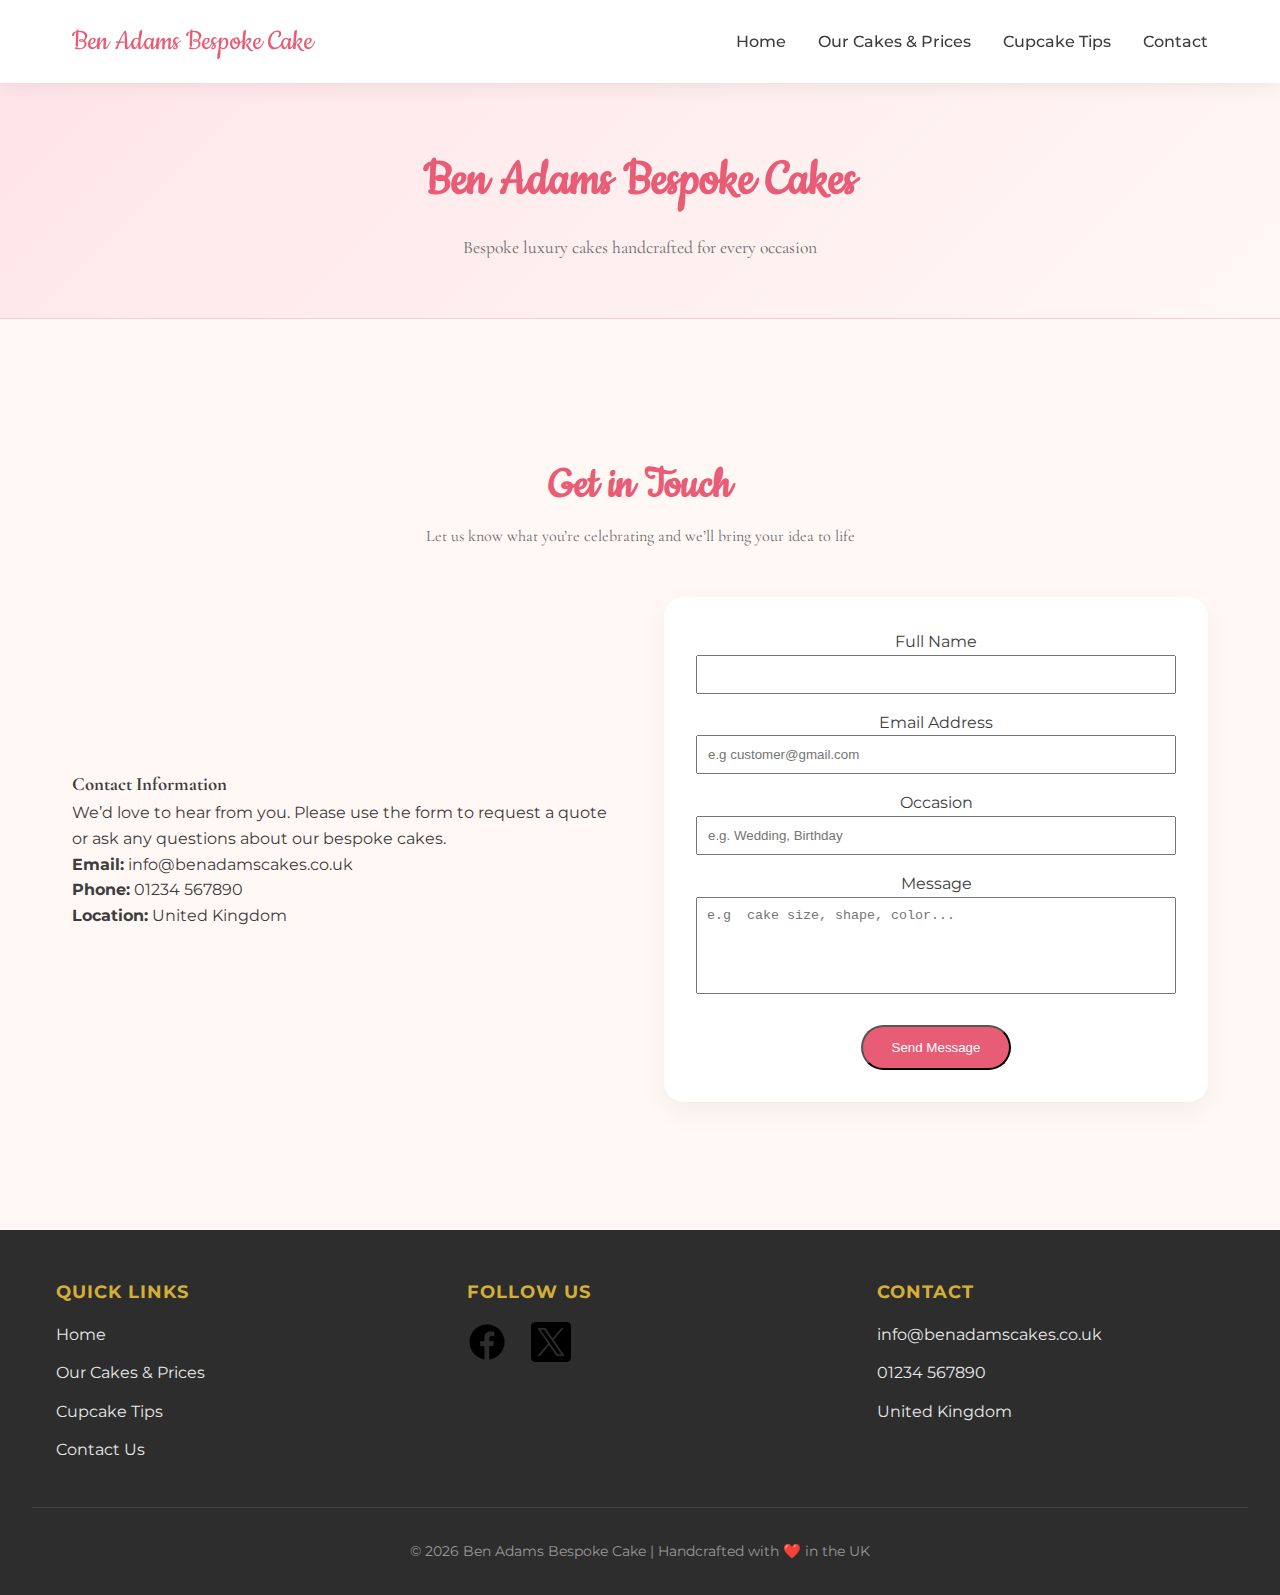
<file: contact.html>
<!DOCTYPE html>
<html lang="en">
<head>
  <meta charset="UTF-8">
  <meta name="viewport" content="width=device-width, initial-scale=1.0">
  <title>Contact Us | Ben Adams Bespoke Cakes</title>
  <link rel="icon" href="images/BenAdamsBespokecakeLogo.png" type="image/png">
  <!-- Google Fonts -->
  <link href="https://fonts.googleapis.com/css2?family=Cookie&family=Cormorant+Garamond:wght@400;600&family=Montserrat:wght@400;500&display=swap" rel="stylesheet">

  <!-- CSS -->
  <link rel="stylesheet" href="css/style.css">
</head>
<body>

  <!-- Navigation -->
<nav>
  <div class="nav-container">
    <a href="index.html" class="logo font-cookie">Ben Adams Bespoke Cake</a>

    <!-- Hamburger Icon -->
    <div class="hamburger" id="hamburger">
      <span></span>
      <span></span>
      <span></span>
    </div>

    <ul class="nav-links" id="nav-links">
      <li><a href="index.html">Home</a></li>
      <li><a href="gallery.html">Our Cakes & Prices</a></li>
      <li><a href="tips.html">Cupcake Tips</a></li>
      <li><a href="contact.html">Contact</a></li>
    </ul>
  </div>
</nav>

<!-- Banner -->
<header class="site-banner">
  <h1 class="font-cookie">Ben Adams Bespoke Cakes</h1>
  <p class="font-cormorant">
    Bespoke luxury cakes handcrafted for every occasion
  </p>
</header>

  <!-- Contact Section -->
  <section class="section" style="padding-top:8rem;">
    <h1 class="section-title font-cookie">Get in Touch</h1>
    <p class="section-subtitle font-cormorant">
      Let us know what you’re celebrating and we’ll bring your idea to life
    </p>

    <div class="about-grid">
      <!-- Contact Information -->
      <div>
        <h3 class="font-cormorant">Contact Information</h3>
        <p>
          We’d love to hear from you. Please use the form to request a quote
          or ask any questions about our bespoke cakes.
        </p>
        <p><strong>Email:</strong> info@benadamscakes.co.uk</p>
        <p><strong>Phone:</strong> 01234 567890</p>
        <p><strong>Location:</strong> United Kingdom</p>
      </div>

      <!-- Contact Form -->
      <div>
        <form class="service-card">
          <label for="name">Full Name</label><br>
          <input type="text" id="name" name="name" required style="width:100%; padding:10px; margin-bottom:1rem;" ><br>

          <label for="email">Email Address</label><br>
          <input type="email" id="email" name="email" required style="width:100%; padding:10px; margin-bottom:1rem;" placeholder="e.g customer@gmail.com"><br>

          <label for="occasion">Occasion</label><br>
          <input type="text" id="occasion" name="occasion" placeholder="e.g. Wedding, Birthday" style="width:100%; padding:10px; margin-bottom:1rem;"><br>

          <label for="message">Message</label><br>
          <textarea id="message" name="message" rows="5" required style="width:100%; padding:10px; margin-bottom:1.5rem; box-sizing: border-box; resize: none;" placeholder="e.g  cake size, shape, color..."></textarea><br>

          <button type="submit" class="btn-primary">Send Message</button>
        </form>
      </div>
    </div>
  </section>

  <!-- Footer -->
  <footer>
    <div class="footer-content">
      <!-- Quick Links Section -->
      <div class="footer-section">
        <h4 class="footer-heading">Quick Links</h4>
        <ul class="footer-list">
          <li><a href="index.html">Home</a></li>
          <li><a href="gallery.html">Our Cakes & Prices</a></li>
          <li><a href="tips.html">Cupcake Tips</a></li>
          <li><a href="contact.html">Contact Us</a></li>
        </ul>
      </div>

      <!-- Socials Section -->
      <div class="footer-section">
        <h4 class="footer-heading">Follow Us</h4>
        <div class="footer-socials">
          <a href="https://www.facebook.com/" target="_blank" aria-label="Facebook"><img src="images/facebook.png" alt="Facebook"></a>
          <a href="https://twitter.com/" target="_blank" aria-label="Twitter"><img src="images/twitter.png" alt="Twitter"></a>
        </div>
      </div>

      <!-- Contact Section -->
      <div class="footer-section">
        <h4 class="footer-heading">Contact</h4>
        <ul class="footer-list">
          <li><a href="mailto:info@benadamscakes.co.uk">info@benadamscakes.co.uk</a></li>
          <li><a href="tel:01234567890">01234 567890</a></li>
          <li>United Kingdom</li>
        </ul>
      </div>
    </div>

    <!-- Copyright -->
    <div class="footer-bottom">
      <p>© Ben Adams Bespoke Cake | Handcrafted with ❤️ in the UK</p>
    </div>
  </footer>
<script src="js/main.js"></script>

</body>
</html>
</file>
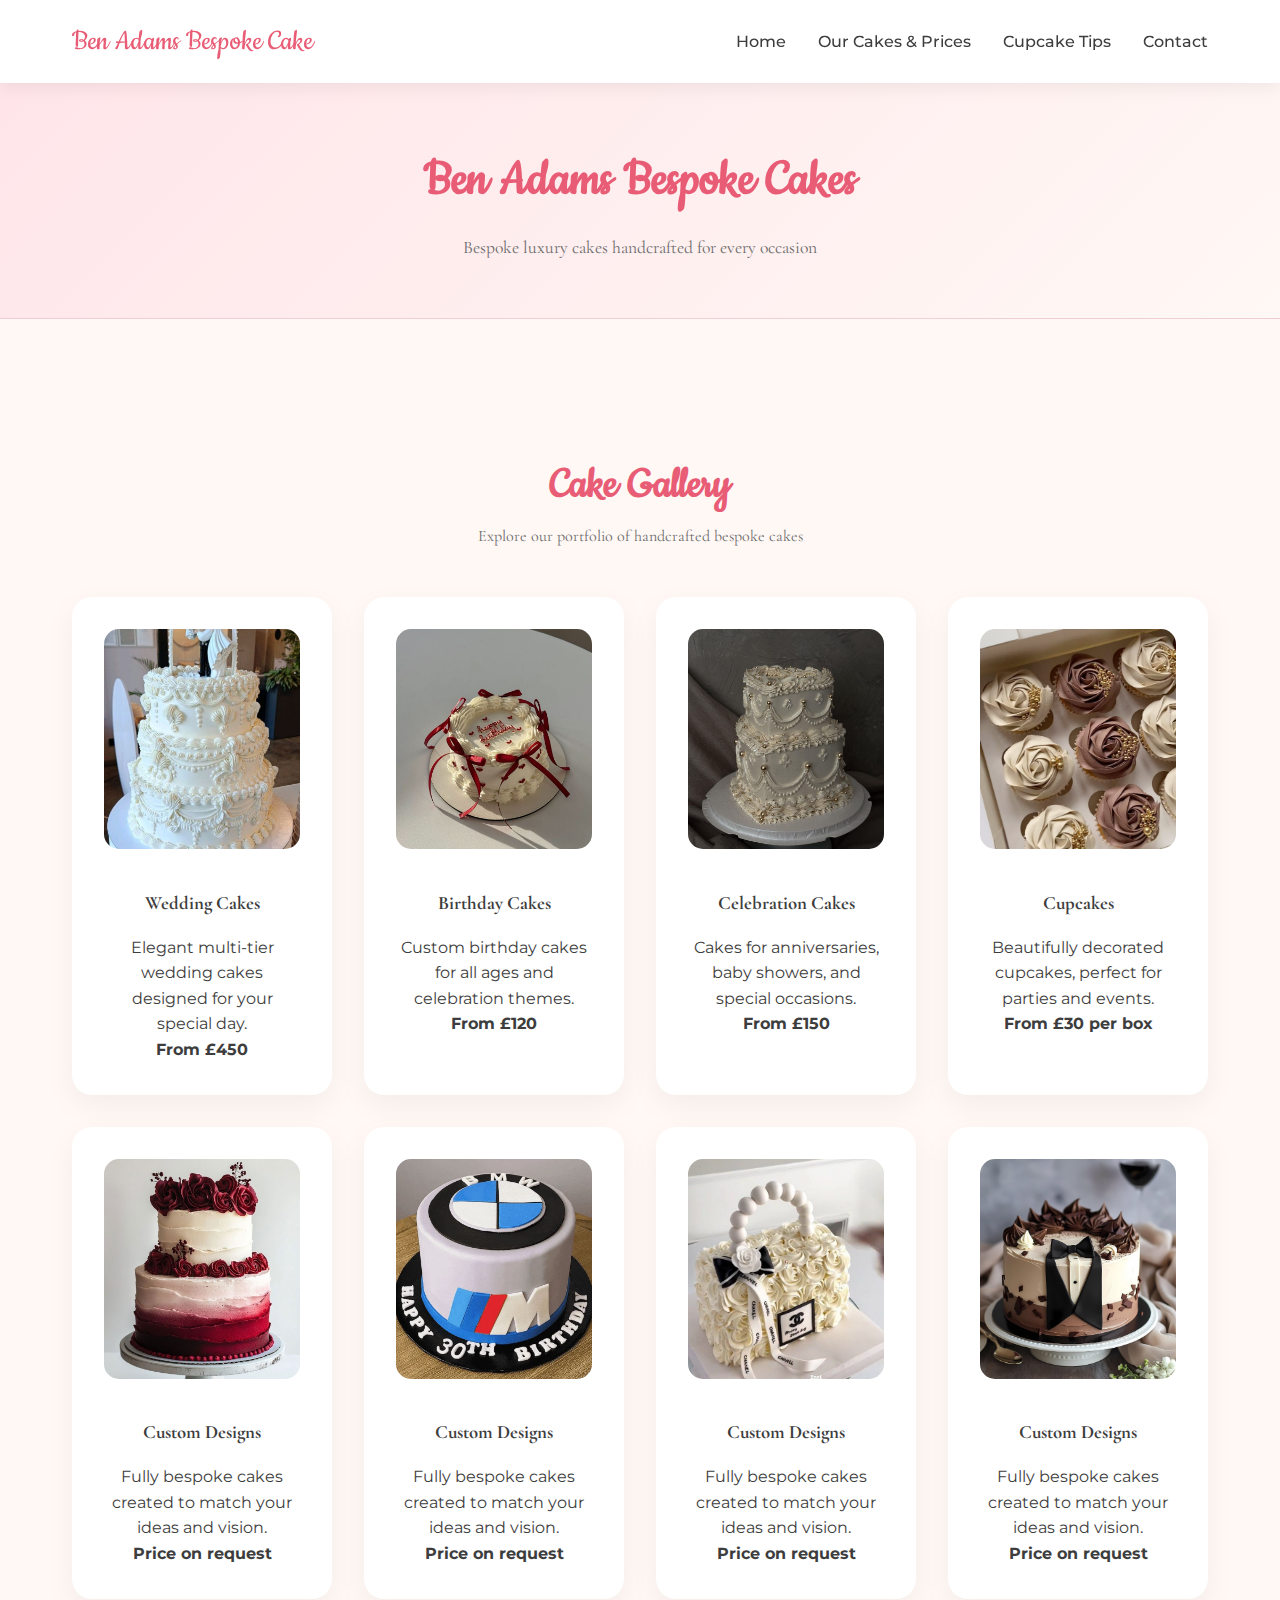
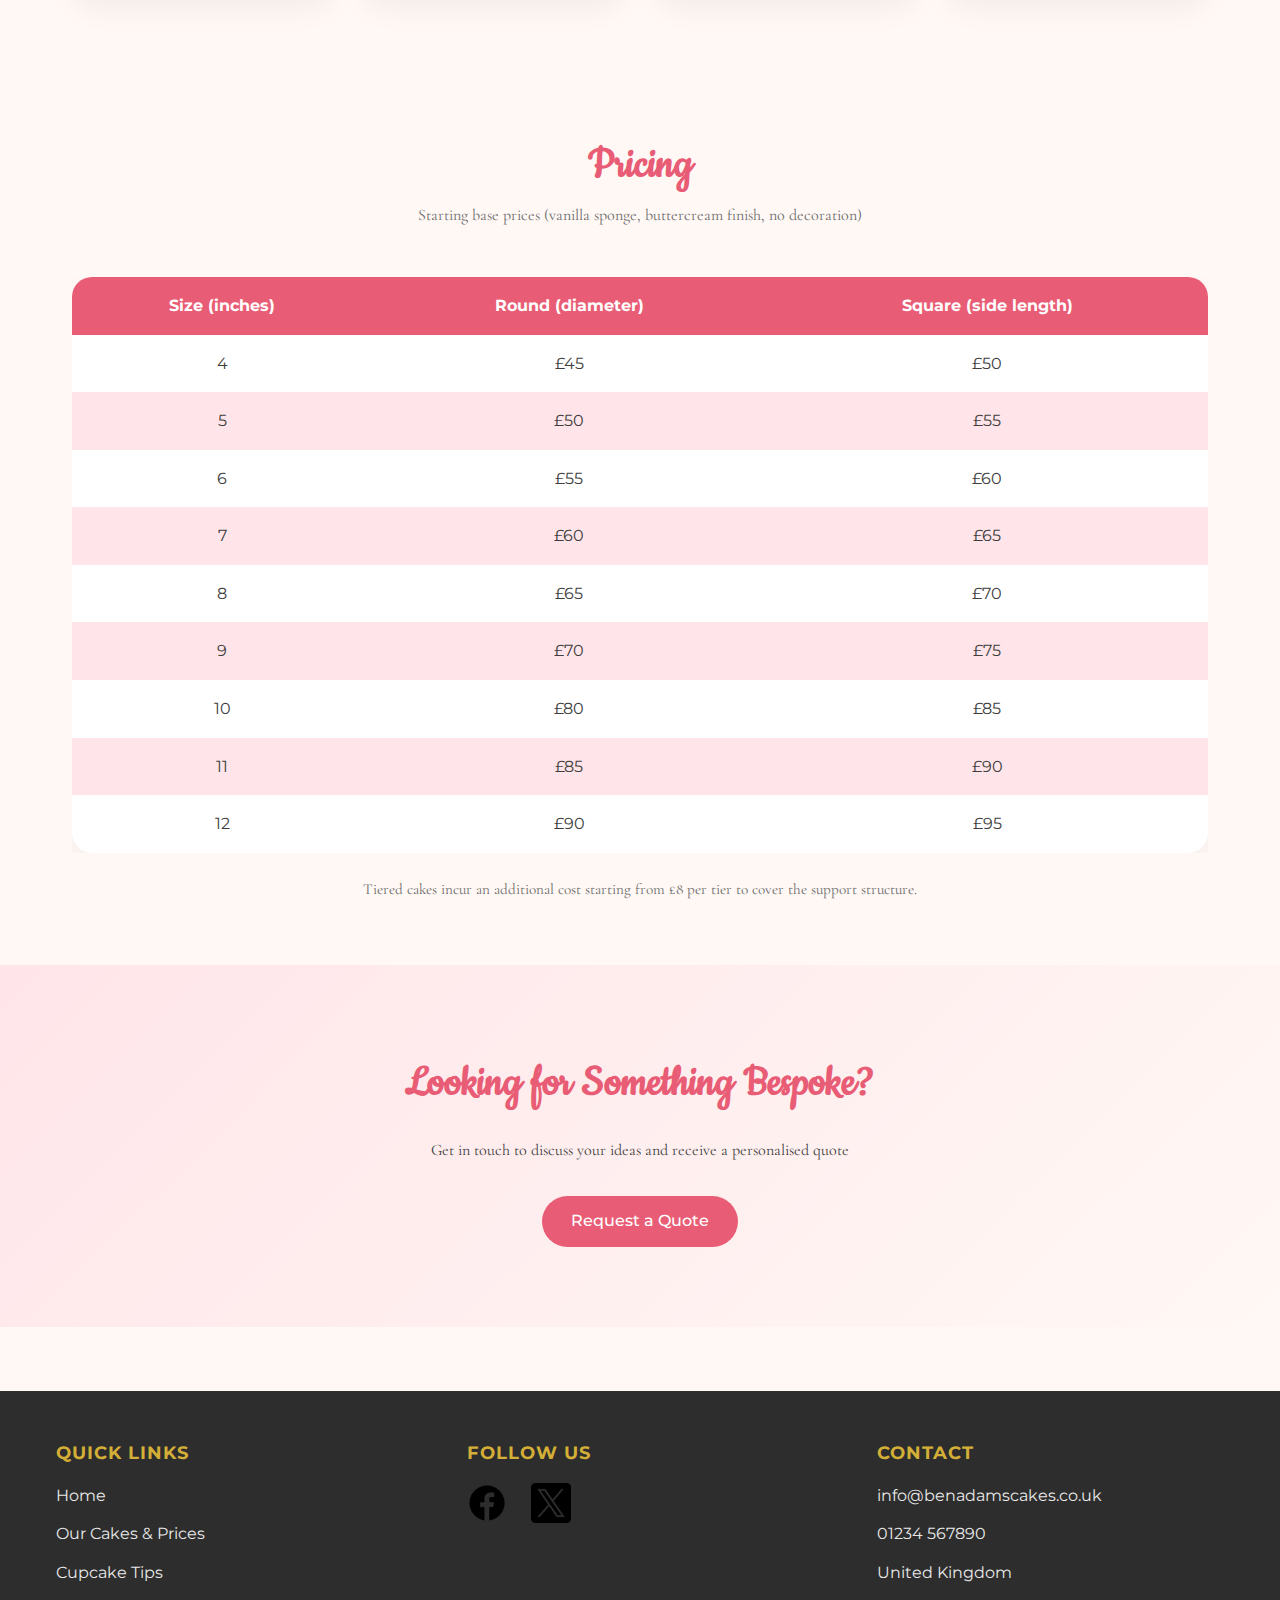
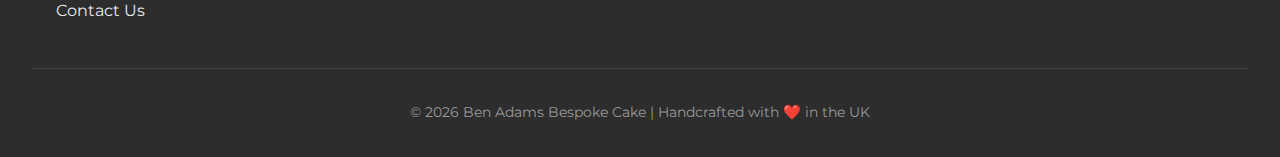
<file: gallery.html>
<!DOCTYPE html>
<html lang="en">
<head>
  <meta charset="UTF-8">
  <meta name="viewport" content="width=device-width, initial-scale=1.0">
  <title>Our Cakes & Prices | Ben Adams Bespoke Cakes</title>
  <link rel="icon" href="images/BenAdamsBespokecakeLogo.png" type="image/png">
  <!-- Google Fonts -->
  <link href="https://fonts.googleapis.com/css2?family=Cookie&family=Cormorant+Garamond:wght@400;600&family=Montserrat:wght@400;500&display=swap" rel="stylesheet">

  <!-- CSS -->
  <link rel="stylesheet" href="css/style.css">
</head>
<body>

  <!-- Navigation -->
<nav>
  <div class="nav-container">
    <a href="index.html" class="logo font-cookie">Ben Adams Bespoke Cake</a>

    <!-- Hamburger Icon -->
    <div class="hamburger" id="hamburger">
      <span></span>
      <span></span>
      <span></span>
    </div>

    <ul class="nav-links" id="nav-links">
      <li><a href="index.html">Home</a></li>
      <li><a href="gallery.html">Our Cakes & Prices</a></li>
      <li><a href="tips.html">Cupcake Tips</a></li>
      <li><a href="contact.html">Contact</a></li>
    </ul>
  </div>
</nav>

<!-- Banner -->
<header class="site-banner">
  <h1 class="font-cookie">Ben Adams Bespoke Cakes</h1>
  <p class="font-cormorant">
    Bespoke luxury cakes handcrafted for every occasion
  </p>
</header>

  <!-- Gallery Section -->
  <section class="section" style="padding-top:8rem;">
    <h1 class="section-title font-cookie">Cake Gallery</h1>
    <p class="section-subtitle font-cormorant">
      Explore our portfolio of handcrafted bespoke cakes
    </p>

<div class="services-grid">

  <div class="service-card">
    <img src="images/wedding-cake.jpg" alt="Elegant wedding cake">
    <h3 class="font-cormorant">Wedding Cakes</h3>
    <p>Elegant multi-tier wedding cakes designed for your special day.</p>
    <p><strong>From £450</strong></p>
  </div>

  <div class="service-card">
    <img src="images/birthday-cake.jpg" alt="Birthday celebration cake">
    <h3 class="font-cormorant">Birthday Cakes</h3>
    <p>Custom birthday cakes for all ages and celebration themes.</p>
    <p><strong>From £120</strong></p>
  </div>

  <div class="service-card">
    <img src="images/celebration-cake.jpg" alt="Celebration cake">
    <h3 class="font-cormorant">Celebration Cakes</h3>
    <p>Cakes for anniversaries, baby showers, and special occasions.</p>
    <p><strong>From £150</strong></p>
  </div>

  <div class="service-card">
    <img src="images/cupcake-selection.jpg" alt="Decorated cupcakes">
    <h3 class="font-cormorant">Cupcakes</h3>
    <p>Beautifully decorated cupcakes, perfect for parties and events.</p>
    <p><strong>From £30 per box</strong></p>
  </div>

  <div class="service-card">
    <img src="images/custom-cake.jpg" alt="Custom designed cake">
    <h3 class="font-cormorant">Custom Designs</h3>
    <p>Fully bespoke cakes created to match your ideas and vision.</p>
    <p><strong>Price on request</strong></p>
  </div>

    <div class="service-card">
    <img src="images/custom-cake2.jpg" alt="Custom designed cake">
    <h3 class="font-cormorant">Custom Designs</h3>
    <p>Fully bespoke cakes created to match your ideas and vision.</p>
    <p><strong>Price on request</strong></p>
  </div>

    <div class="service-card">
    <img src="images/custom-cake3.jpg" alt="Custom designed cake">
    <h3 class="font-cormorant">Custom Designs</h3>
    <p>Fully bespoke cakes created to match your ideas and vision.</p>
    <p><strong>Price on request</strong></p>
  </div>

    <div class="service-card">
    <img src="images/custom-cake4.jpg" alt="Custom designed cake">
    <h3 class="font-cormorant">Custom Designs</h3>
    <p>Fully bespoke cakes created to match your ideas and vision.</p>
    <p><strong>Price on request</strong></p>
  </div>

</div>

  </section>
<!-- Pricing Section -->
<section class="section pricing">
  <h2 class="section-title font-cookie">Pricing</h2>
  <p class="section-subtitle font-cormorant">
    Starting base prices (vanilla sponge, buttercream finish, no decoration)
  </p>

  <div class="pricing-table-wrapper">
    <table class="pricing-table">
      <thead>
        <tr>
          <th>Size (inches)</th>
          <th>Round (diameter)</th>
          <th>Square (side length)</th>
        </tr>
      </thead>
      <tbody>
        <tr><td>4</td><td>£45</td><td>£50</td></tr>
        <tr><td>5</td><td>£50</td><td>£55</td></tr>
        <tr><td>6</td><td>£55</td><td>£60</td></tr>
        <tr><td>7</td><td>£60</td><td>£65</td></tr>
        <tr><td>8</td><td>£65</td><td>£70</td></tr>
        <tr><td>9</td><td>£70</td><td>£75</td></tr>
        <tr><td>10</td><td>£80</td><td>£85</td></tr>
        <tr><td>11</td><td>£85</td><td>£90</td></tr>
        <tr><td>12</td><td>£90</td><td>£95</td></tr>
      </tbody>
    </table>
  </div>

  <p class="pricing-note font-cormorant">
    Tiered cakes incur an additional cost starting from £8 per tier to cover
    the support structure.
  </p>
</section>

  <!-- Call to Action -->
  <section class="cta">
    <h2 class="font-cookie">Looking for Something Bespoke?</h2>
    <p class="font-cormorant">
      Get in touch to discuss your ideas and receive a personalised quote
    </p>
    <a href="contact.html" class="btn-primary">Request a Quote</a>
  </section>


  <!-- Footer -->
  <footer>
    <div class="footer-content">
      <!-- Quick Links Section -->
      <div class="footer-section">
        <h4 class="footer-heading">Quick Links</h4>
        <ul class="footer-list">
          <li><a href="index.html">Home</a></li>
          <li><a href="gallery.html">Our Cakes & Prices</a></li>
          <li><a href="tips.html">Cupcake Tips</a></li>
          <li><a href="contact.html">Contact Us</a></li>
        </ul>
      </div>

      <!-- Socials Section -->
      <div class="footer-section">
        <h4 class="footer-heading">Follow Us</h4>
        <div class="footer-socials">
          <a href="https://www.facebook.com/" target="_blank" aria-label="Facebook"><img src="images/facebook.png" alt="Facebook"></a>
          <a href="https://twitter.com/" target="_blank" aria-label="Twitter"><img src="images/twitter.png" alt="Twitter"></a>
        </div>
      </div>

      <!-- Contact Section -->
      <div class="footer-section">
        <h4 class="footer-heading">Contact</h4>
        <ul class="footer-list">
          <li><a href="mailto:info@benadamscakes.co.uk">info@benadamscakes.co.uk</a></li>
          <li><a href="tel:01234567890">01234 567890</a></li>
          <li>United Kingdom</li>
        </ul>
      </div>
    </div>

    <!-- Copyright -->
    <div class="footer-bottom">
      <p>© Ben Adams Bespoke Cake | Handcrafted with ❤️ in the UK</p>
    </div>
  </footer>
<script src="js/main.js"></script>

</body>
</html>
</file>
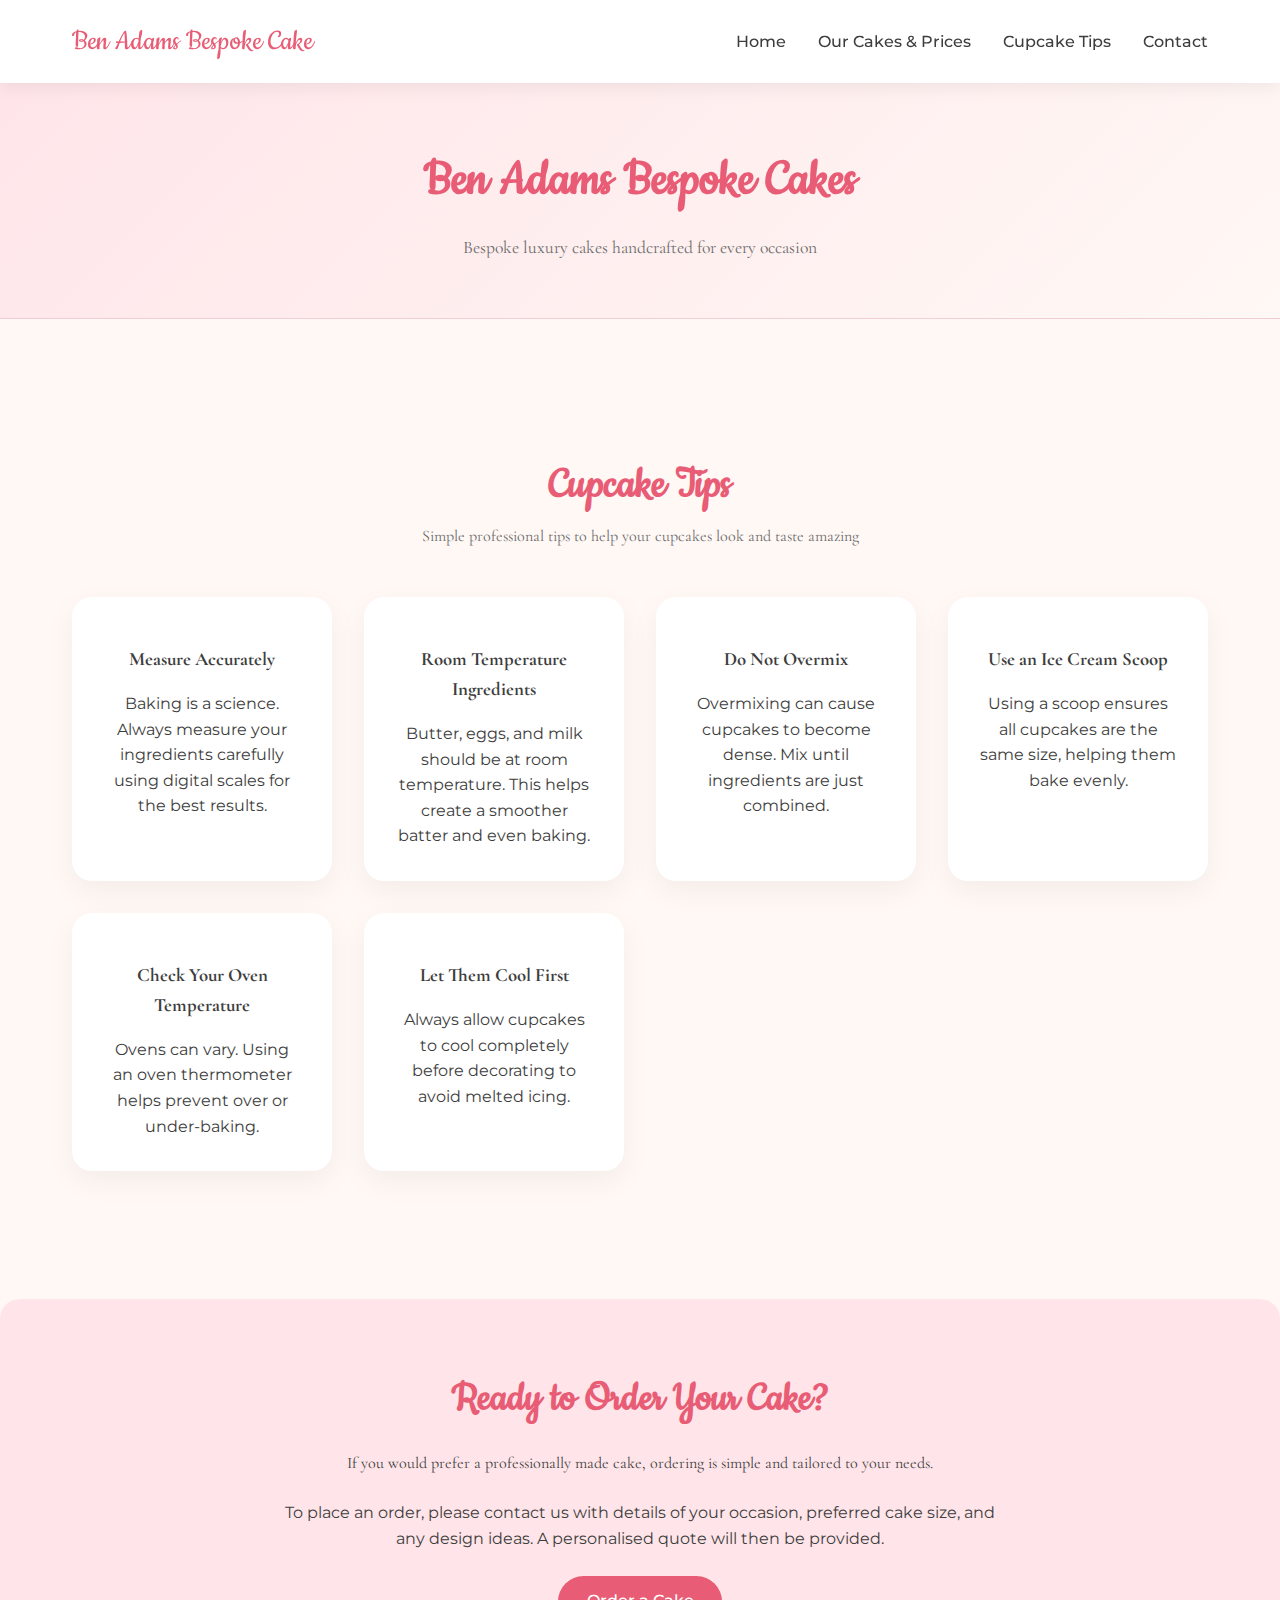
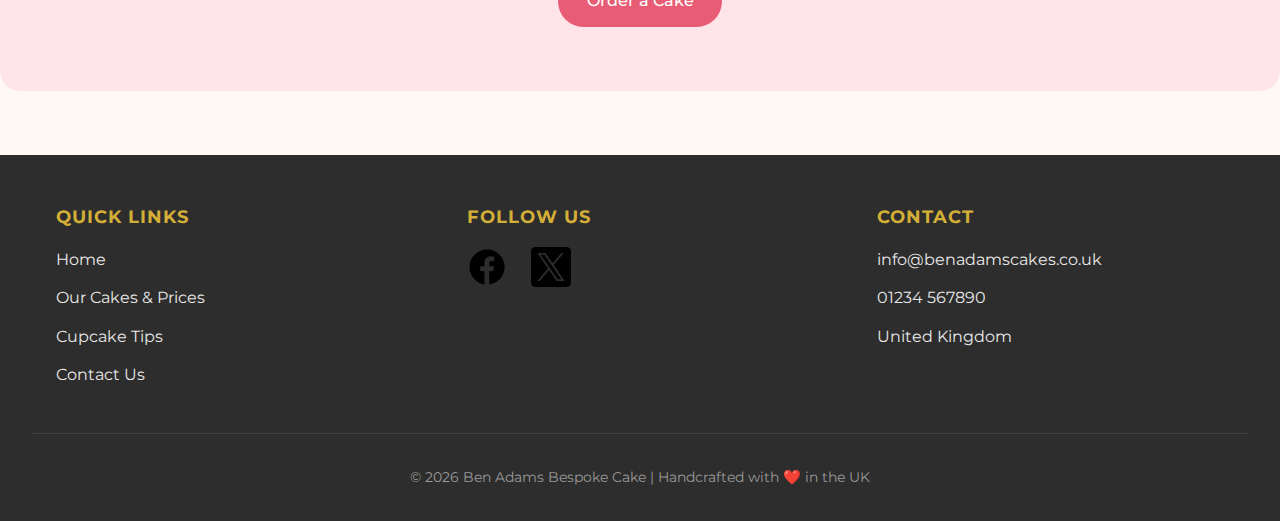
<file: tips.html>
<!DOCTYPE html>
<html lang="en">
<head>
  <meta charset="UTF-8">
  <meta name="viewport" content="width=device-width, initial-scale=1.0">
  <title>Cupcake Tips | Ben Adams Bespoke Cakes</title>
  <link rel="icon" href="images/BenAdamsBespokecakeLogo.png" type="image/png">
  <!-- Google Fonts -->
  <link href="https://fonts.googleapis.com/css2?family=Cookie&family=Cormorant+Garamond:wght@400;600&family=Montserrat:wght@400;500&display=swap" rel="stylesheet">

  <!-- CSS -->
  <link rel="stylesheet" href="css/style.css">
</head>
<body>

  <!-- Navigation -->
<nav>
  <div class="nav-container">
    <a href="index.html" class="logo font-cookie">Ben Adams Bespoke Cake</a>

    <!-- Hamburger Icon -->
    <div class="hamburger" id="hamburger">
      <span></span>
      <span></span>
      <span></span>
    </div>

    <ul class="nav-links" id="nav-links">
      <li><a href="index.html">Home</a></li>
      <li><a href="gallery.html">Our Cakes & Prices</a></li>
      <li><a href="tips.html">Cupcake Tips</a></li>
      <li><a href="contact.html">Contact</a></li>
    </ul>
  </div>
</nav>

<!-- Banner -->
<header class="site-banner">
  <h1 class="font-cookie">Ben Adams Bespoke Cakes</h1>
  <p class="font-cormorant">
    Bespoke luxury cakes handcrafted for every occasion
  </p>
</header>

  <!-- Tips Section -->
  <section class="section" style="padding-top:8rem;">
    <h1 class="section-title font-cookie">Cupcake Tips</h1>
    <p class="section-subtitle font-cormorant">
      Simple professional tips to help your cupcakes look and taste amazing
    </p>

    <div class="services-grid">
      <div class="service-card">
        <h3 class="font-cormorant">Measure Accurately</h3>
        <p>
          Baking is a science. Always measure your ingredients carefully
          using digital scales for the best results.
        </p>
      </div>

      <div class="service-card">
        <h3 class="font-cormorant">Room Temperature Ingredients</h3>
        <p>
          Butter, eggs, and milk should be at room temperature.
          This helps create a smoother batter and even baking.
        </p>
      </div>

      <div class="service-card">
        <h3 class="font-cormorant">Do Not Overmix</h3>
        <p>
          Overmixing can cause cupcakes to become dense.
          Mix until ingredients are just combined.
        </p>
      </div>

      <div class="service-card">
        <h3 class="font-cormorant">Use an Ice Cream Scoop</h3>
        <p>
          Using a scoop ensures all cupcakes are the same size,
          helping them bake evenly.
        </p>
      </div>

      <div class="service-card">
        <h3 class="font-cormorant">Check Your Oven Temperature</h3>
        <p>
          Ovens can vary. Using an oven thermometer helps prevent
          over or under-baking.
        </p>
      </div>

      <div class="service-card">
        <h3 class="font-cormorant">Let Them Cool First</h3>
        <p>
          Always allow cupcakes to cool completely before decorating
          to avoid melted icing.
        </p>
      </div>
    </div>
  </section>

<!-- Purchase Reminder -->
<section class="purchase-reminder">
  <h2 class="font-cookie">Ready to Order Your Cake?</h2>

  <p class="font-cormorant">
    If you would prefer a professionally made cake, ordering is simple
    and tailored to your needs.
  </p>

  <p>
    To place an order, please contact us with details of your occasion,
    preferred cake size, and any design ideas. A personalised quote will
    then be provided.
  </p>

  <a href="contact.html" class="btn-primary">Order a Cake</a>
</section>

  <!-- Footer -->
  <footer>
    <div class="footer-content">
      <!-- Quick Links Section -->
      <div class="footer-section">
        <h4 class="footer-heading">Quick Links</h4>
        <ul class="footer-list">
          <li><a href="index.html">Home</a></li>
          <li><a href="gallery.html">Our Cakes & Prices</a></li>
          <li><a href="tips.html">Cupcake Tips</a></li>
          <li><a href="contact.html">Contact Us</a></li>
        </ul>
      </div>

      <!-- Socials Section -->
      <div class="footer-section">
        <h4 class="footer-heading">Follow Us</h4>
        <div class="footer-socials">
          <a href="https://www.facebook.com/" target="_blank" aria-label="Facebook"><img src="images/facebook.png" alt="Facebook"></a>
          <a href="https://twitter.com/" target="_blank" aria-label="Twitter"><img src="images/twitter.png" alt="Twitter"></a>
        </div>
      </div>

      <!-- Contact Section -->
      <div class="footer-section">
        <h4 class="footer-heading">Contact</h4>
        <ul class="footer-list">
          <li><a href="mailto:info@benadamscakes.co.uk">info@benadamscakes.co.uk</a></li>
          <li><a href="tel:01234567890">01234 567890</a></li>
          <li>United Kingdom</li>
        </ul>
      </div>
    </div>

    <!-- Copyright -->
    <div class="footer-bottom">
      <p>© Ben Adams Bespoke Cake | Handcrafted with ❤️ in the UK</p>
    </div>
  </footer>
<script src="js/main.js"></script>

</body>
</html>
</file>
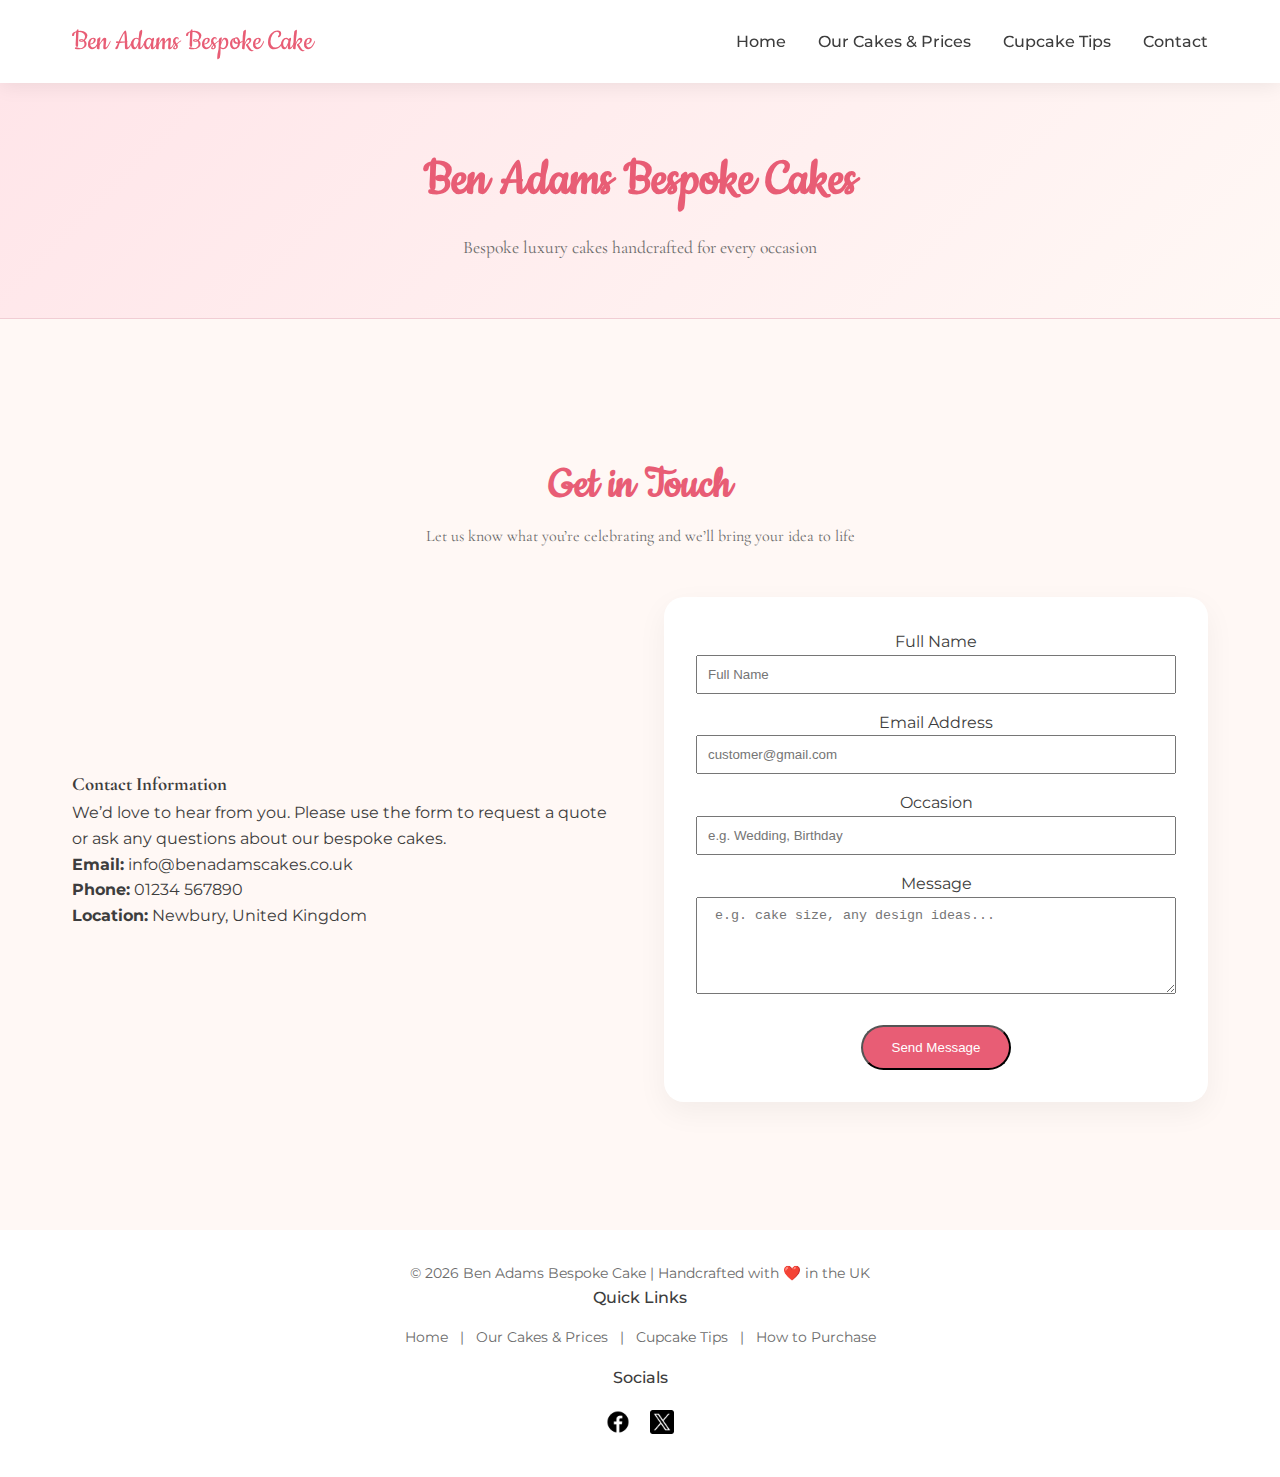
<file: Ben Adams Bespoke Cake/contact.html>
<!DOCTYPE html>
<html lang="en">
<head>
  <meta charset="UTF-8">
  <meta name="viewport" content="width=device-width, initial-scale=1.0">
  <title>Contact Us | Ben Adams Bespoke Cakes</title>
  <link rel="icon" type="image/png" href="images/benadambespokecake.png">
  
  <!-- Google Fonts -->
  <link href="https://fonts.googleapis.com/css2?family=Cookie&family=Cormorant+Garamond:wght@400;600&family=Montserrat:wght@400;500&display=swap" rel="stylesheet">

  <!-- CSS -->
  <link rel="stylesheet" href="css/style.css">
</head>
<body>

  <!-- Navigation -->
<nav>
  <div class="nav-container">
    <a href="index.html" class="logo font-cookie">Ben Adams Bespoke Cake</a>

    <!-- Hamburger Icon -->
    <div class="hamburger" id="hamburger">
      <span></span>
      <span></span>
      <span></span>
    </div>

    <ul class="nav-links" id="nav-links">
      <li><a href="index.html">Home</a></li>
      <li><a href="gallery.html">Our Cakes & Prices</a></li>
      <li><a href="tips.html">Cupcake Tips</a></li>
      <li><a href="contact.html">Contact</a></li>
    </ul>
  </div>
</nav>

<!-- Banner -->
<header class="site-banner">
  <h1 class="font-cookie">Ben Adams Bespoke Cakes</h1>
  <p class="font-cormorant">
    Bespoke luxury cakes handcrafted for every occasion
  </p>
</header>

  <!-- Contact Section -->
  <section class="section" style="padding-top:8rem;">
    <h1 class="section-title font-cookie">Get in Touch</h1>
    <p class="section-subtitle font-cormorant">
      Let us know what you’re celebrating and we’ll bring your idea to life
    </p>

    <div class="about-grid">
      <!-- Contact Information -->
      <div>
        <h3 class="font-cormorant">Contact Information</h3>
        <p>
          We’d love to hear from you. Please use the form to request a quote
          or ask any questions about our bespoke cakes.
        </p>
        <p><strong>Email:</strong> info@benadamscakes.co.uk</p>
        <p><strong>Phone:</strong> 01234 567890</p>
        <p><strong>Location:</strong> Newbury, United Kingdom</p>
      </div>

      <!-- Contact Form -->
      <div>
        <form class="service-card">
          <label for="name">Full Name</label><br>
          <input type="text" id="name" name="name" required style="width:100%; padding:10px; margin-bottom:1rem;" placeholder="Full Name"><br>

          <label for="email">Email Address</label><br>
          <input type="email" id="email" name="email" required style="width:100%; padding:10px; margin-bottom:1rem;" placeholder="customer@gmail.com"><br>

          <label for="occasion">Occasion</label><br>
          <input type="text" id="occasion" name="occasion" placeholder="e.g. Wedding, Birthday" style="width:100%; padding:10px; margin-bottom:1rem;"><br>

          <label for="message">Message</label><br>
          <textarea id="message" name="message" rows="5" required style="width:100%; padding:10px; margin-bottom:1.5rem;" placeholder=" e.g. cake size, any design ideas..."></textarea><br>

          <button type="submit" class="btn-primary">Send Message</button>
        </form>
      </div>
    </div>
  </section>

  <!-- Footer -->
  <footer>
    <p>© Ben Adams Bespoke Cake | Handcrafted with ❤️ in the UK</p>
    <p class="footer-title">Quick Links</p>
    <div class="footer-links">
      <a href="index.html">Home</a> |
      <a href="gallery.html">Our Cakes & Prices</a> |
      <a href="tips.html">Cupcake Tips</a> |
      <a href="contact.html">How to Purchase</a>
    </div>
    <p class="social-title">Socials</p>
    <div class="social-links">
      <a href="https://www.facebook.com/" target="_blank" aria-label="Facebook"><img src="images/facebook (1).png" alt="Facebook"></a>
      <a href="https://x.com/" target="_blank" aria-label="Twitter"><img src="images/twitter (1).png" alt="Twitter"></a>
    </div>
  </footer>
<script src="js/main.js"></script>

</body>
</html>
</file>
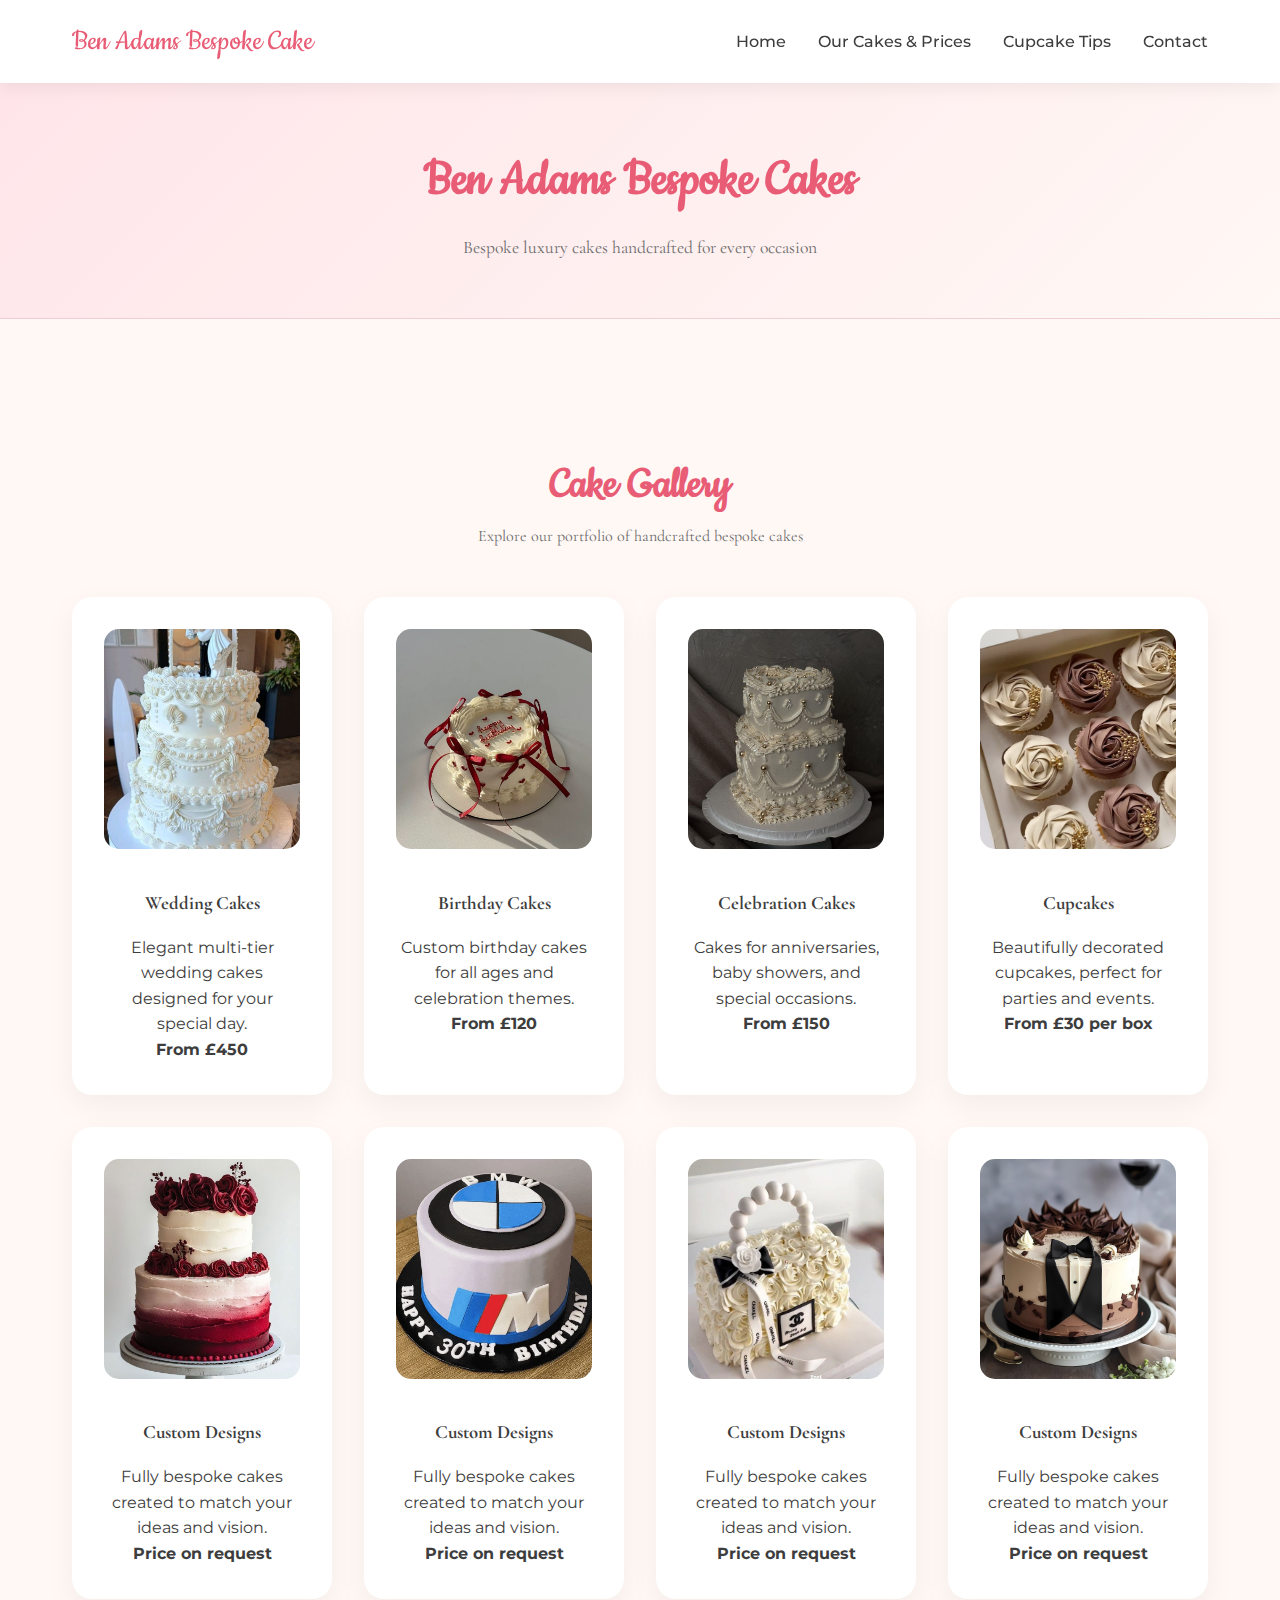
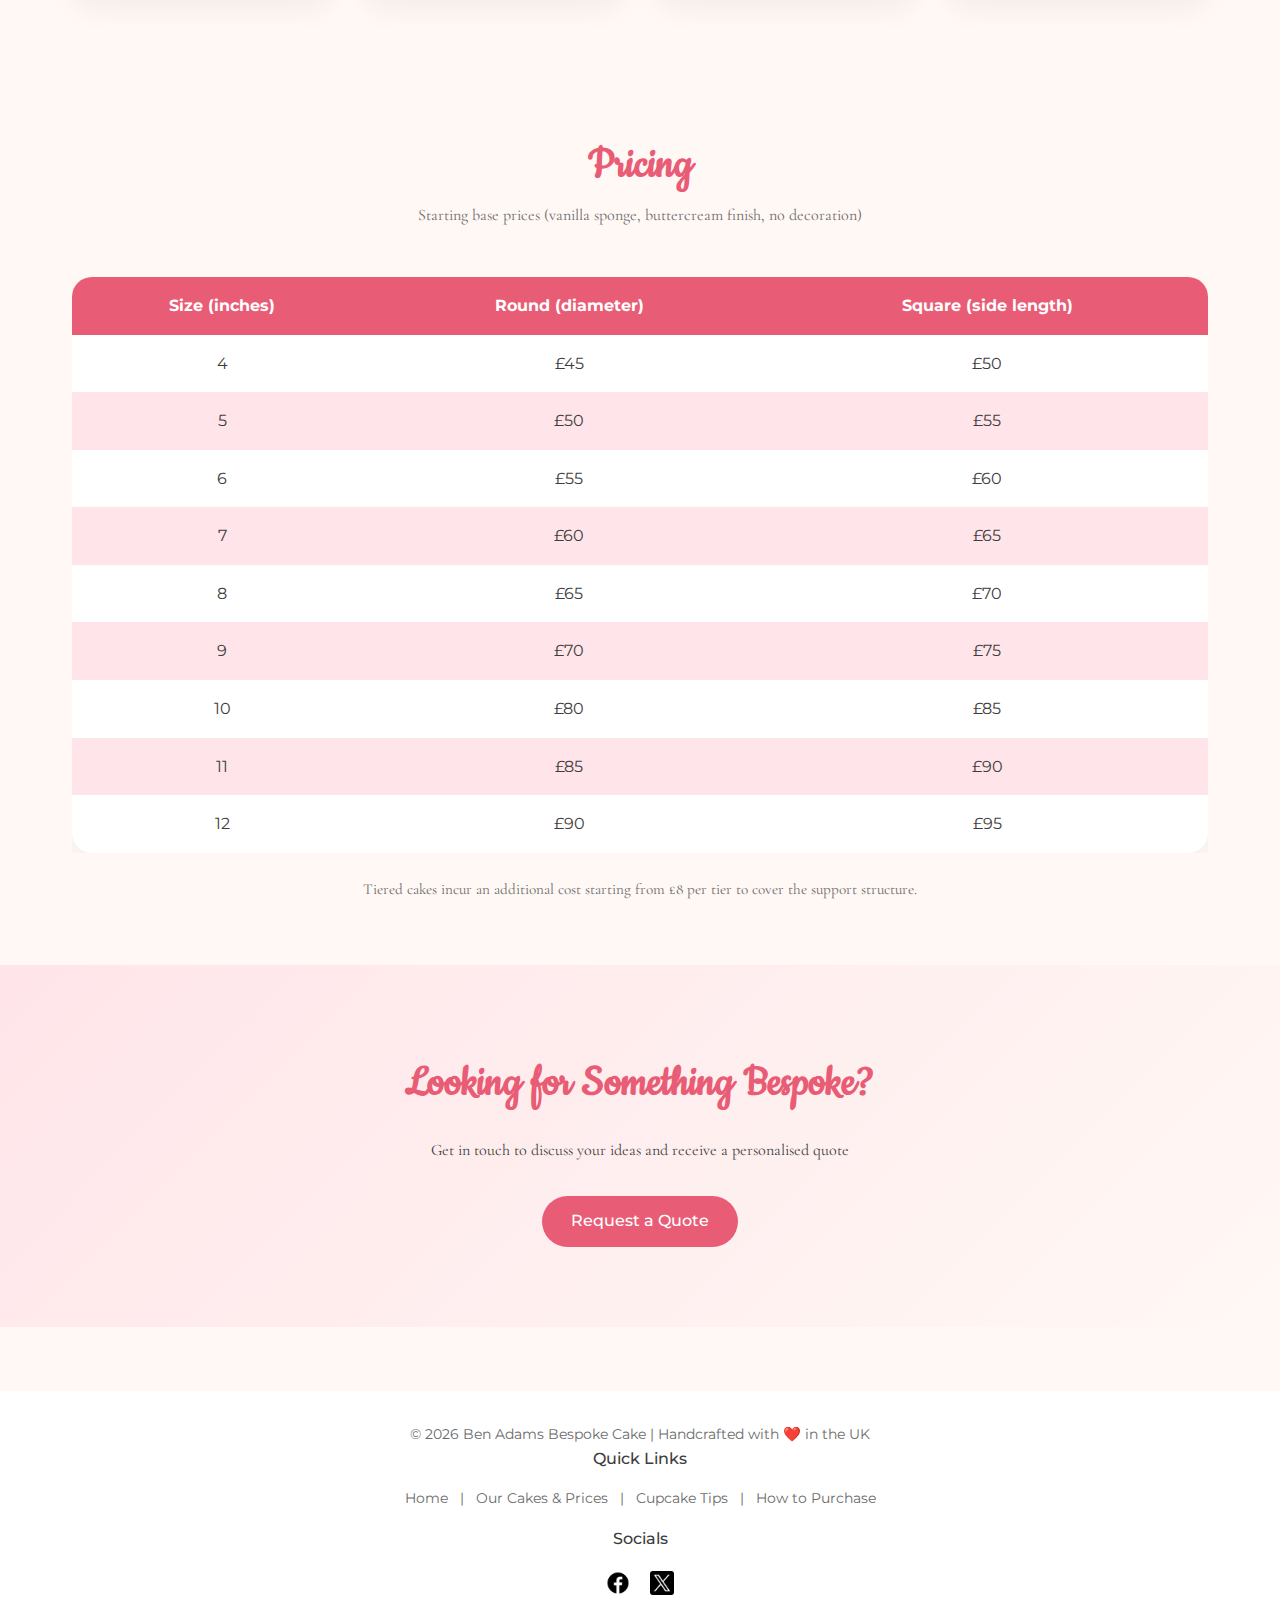
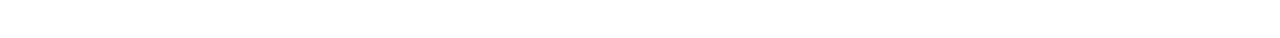
<file: Ben Adams Bespoke Cake/gallery.html>
<!DOCTYPE html>
<html lang="en">
<head>
  <meta charset="UTF-8">
  <meta name="viewport" content="width=device-width, initial-scale=1.0">
  <title>Our Cakes & Prices | Ben Adams Bespoke Cakes</title>
  <link rel="icon" type="image/png" href="images/benadambespokecake.png">
  
  <!-- Google Fonts -->
  <link href="https://fonts.googleapis.com/css2?family=Cookie&family=Cormorant+Garamond:wght@400;600&family=Montserrat:wght@400;500&display=swap" rel="stylesheet">

  <!-- CSS -->
  <link rel="stylesheet" href="css/style.css">
</head>
<body>

  <!-- Navigation -->
<nav>
  <div class="nav-container">
    <a href="index.html" class="logo font-cookie">Ben Adams Bespoke Cake</a>

    <!-- Hamburger Icon -->
    <div class="hamburger" id="hamburger">
      <span></span>
      <span></span>
      <span></span>
    </div>

    <ul class="nav-links" id="nav-links">
      <li><a href="index.html">Home</a></li>
      <li><a href="gallery.html">Our Cakes & Prices</a></li>
      <li><a href="tips.html">Cupcake Tips</a></li>
      <li><a href="contact.html">Contact</a></li>
    </ul>
  </div>
</nav>

<!-- Banner -->
<header class="site-banner">
  <h1 class="font-cookie">Ben Adams Bespoke Cakes</h1>
  <p class="font-cormorant">
    Bespoke luxury cakes handcrafted for every occasion
  </p>
</header>

  <!-- Gallery Section -->
  <section class="section" style="padding-top:8rem;">
    <h1 class="section-title font-cookie">Cake Gallery</h1>
    <p class="section-subtitle font-cormorant">
      Explore our portfolio of handcrafted bespoke cakes
    </p>

<div class="services-grid">

  <div class="service-card">
    <img src="images/wedding-cake.jpg" alt="Elegant wedding cake">
    <h3 class="font-cormorant">Wedding Cakes</h3>
    <p>Elegant multi-tier wedding cakes designed for your special day.</p>
    <p><strong>From £450</strong></p>
  </div>

  <div class="service-card">
    <img src="images/birthday-cake.jpg" alt="Birthday celebration cake">
    <h3 class="font-cormorant">Birthday Cakes</h3>
    <p>Custom birthday cakes for all ages and celebration themes.</p>
    <p><strong>From £120</strong></p>
  </div>

  <div class="service-card">
    <img src="images/celebration-cake.jpg" alt="Celebration cake">
    <h3 class="font-cormorant">Celebration Cakes</h3>
    <p>Cakes for anniversaries, baby showers, and special occasions.</p>
    <p><strong>From £150</strong></p>
  </div>

  <div class="service-card">
    <img src="images/cupcake-selection.jpg" alt="Decorated cupcakes">
    <h3 class="font-cormorant">Cupcakes</h3>
    <p>Beautifully decorated cupcakes, perfect for parties and events.</p>
    <p><strong>From £30 per box</strong></p>
  </div>

  <div class="service-card">
    <img src="images/custom-cake.jpg" alt="Custom designed cake">
    <h3 class="font-cormorant">Custom Designs</h3>
    <p>Fully bespoke cakes created to match your ideas and vision.</p>
    <p><strong>Price on request</strong></p>
  </div>

    <div class="service-card">
    <img src="images/custom-cake2.jpg" alt="Custom designed cake">
    <h3 class="font-cormorant">Custom Designs</h3>
    <p>Fully bespoke cakes created to match your ideas and vision.</p>
    <p><strong>Price on request</strong></p>
  </div>

    <div class="service-card">
    <img src="images/custom-cake3.jpg" alt="Custom designed cake">
    <h3 class="font-cormorant">Custom Designs</h3>
    <p>Fully bespoke cakes created to match your ideas and vision.</p>
    <p><strong>Price on request</strong></p>
  </div>

    <div class="service-card">
    <img src="images/custom-cake4.jpg" alt="Custom designed cake">
    <h3 class="font-cormorant">Custom Designs</h3>
    <p>Fully bespoke cakes created to match your ideas and vision.</p>
    <p><strong>Price on request</strong></p>
  </div>

</div>

  </section>
<!-- Pricing Section -->
<section class="section pricing">
  <h2 class="section-title font-cookie">Pricing</h2>
  <p class="section-subtitle font-cormorant">
    Starting base prices (vanilla sponge, buttercream finish, no decoration)
  </p>

  <div class="pricing-table-wrapper">
    <table class="pricing-table">
      <thead>
        <tr>
          <th>Size (inches)</th>
          <th>Round (diameter)</th>
          <th>Square (side length)</th>
        </tr>
      </thead>
      <tbody>
        <tr><td>4</td><td>£45</td><td>£50</td></tr>
        <tr><td>5</td><td>£50</td><td>£55</td></tr>
        <tr><td>6</td><td>£55</td><td>£60</td></tr>
        <tr><td>7</td><td>£60</td><td>£65</td></tr>
        <tr><td>8</td><td>£65</td><td>£70</td></tr>
        <tr><td>9</td><td>£70</td><td>£75</td></tr>
        <tr><td>10</td><td>£80</td><td>£85</td></tr>
        <tr><td>11</td><td>£85</td><td>£90</td></tr>
        <tr><td>12</td><td>£90</td><td>£95</td></tr>
      </tbody>
    </table>
  </div>

  <p class="pricing-note font-cormorant">
    Tiered cakes incur an additional cost starting from £8 per tier to cover
    the support structure.
  </p>
</section>

  <!-- Call to Action -->
  <section class="cta">
    <h2 class="font-cookie">Looking for Something Bespoke?</h2>
    <p class="font-cormorant">
      Get in touch to discuss your ideas and receive a personalised quote
    </p>
    <a href="contact.html" class="btn-primary">Request a Quote</a>
  </section>


  <!-- Footer -->
  <footer>
    <p>© Ben Adams Bespoke Cake | Handcrafted with ❤️ in the UK</p>
    <p class="footer-title">Quick Links</p>
    <div class="footer-links">
      <a href="index.html">Home</a> |
      <a href="gallery.html">Our Cakes & Prices</a> |
      <a href="tips.html">Cupcake Tips</a> |
      <a href="contact.html">How to Purchase</a>
    </div>
    <p class="social-title">Socials</p>
    <div class="social-links">
      <a href="https://www.facebook.com/" target="_blank" aria-label="Facebook"><img src="images/facebook (1).png" alt="Facebook"></a>
      <a href="https://x.com/" target="_blank" aria-label="Twitter"><img src="images/twitter (1).png" alt="Twitter"></a>
    </div>
  </footer>
<script src="js/main.js"></script>

</body>
</html>
</file>
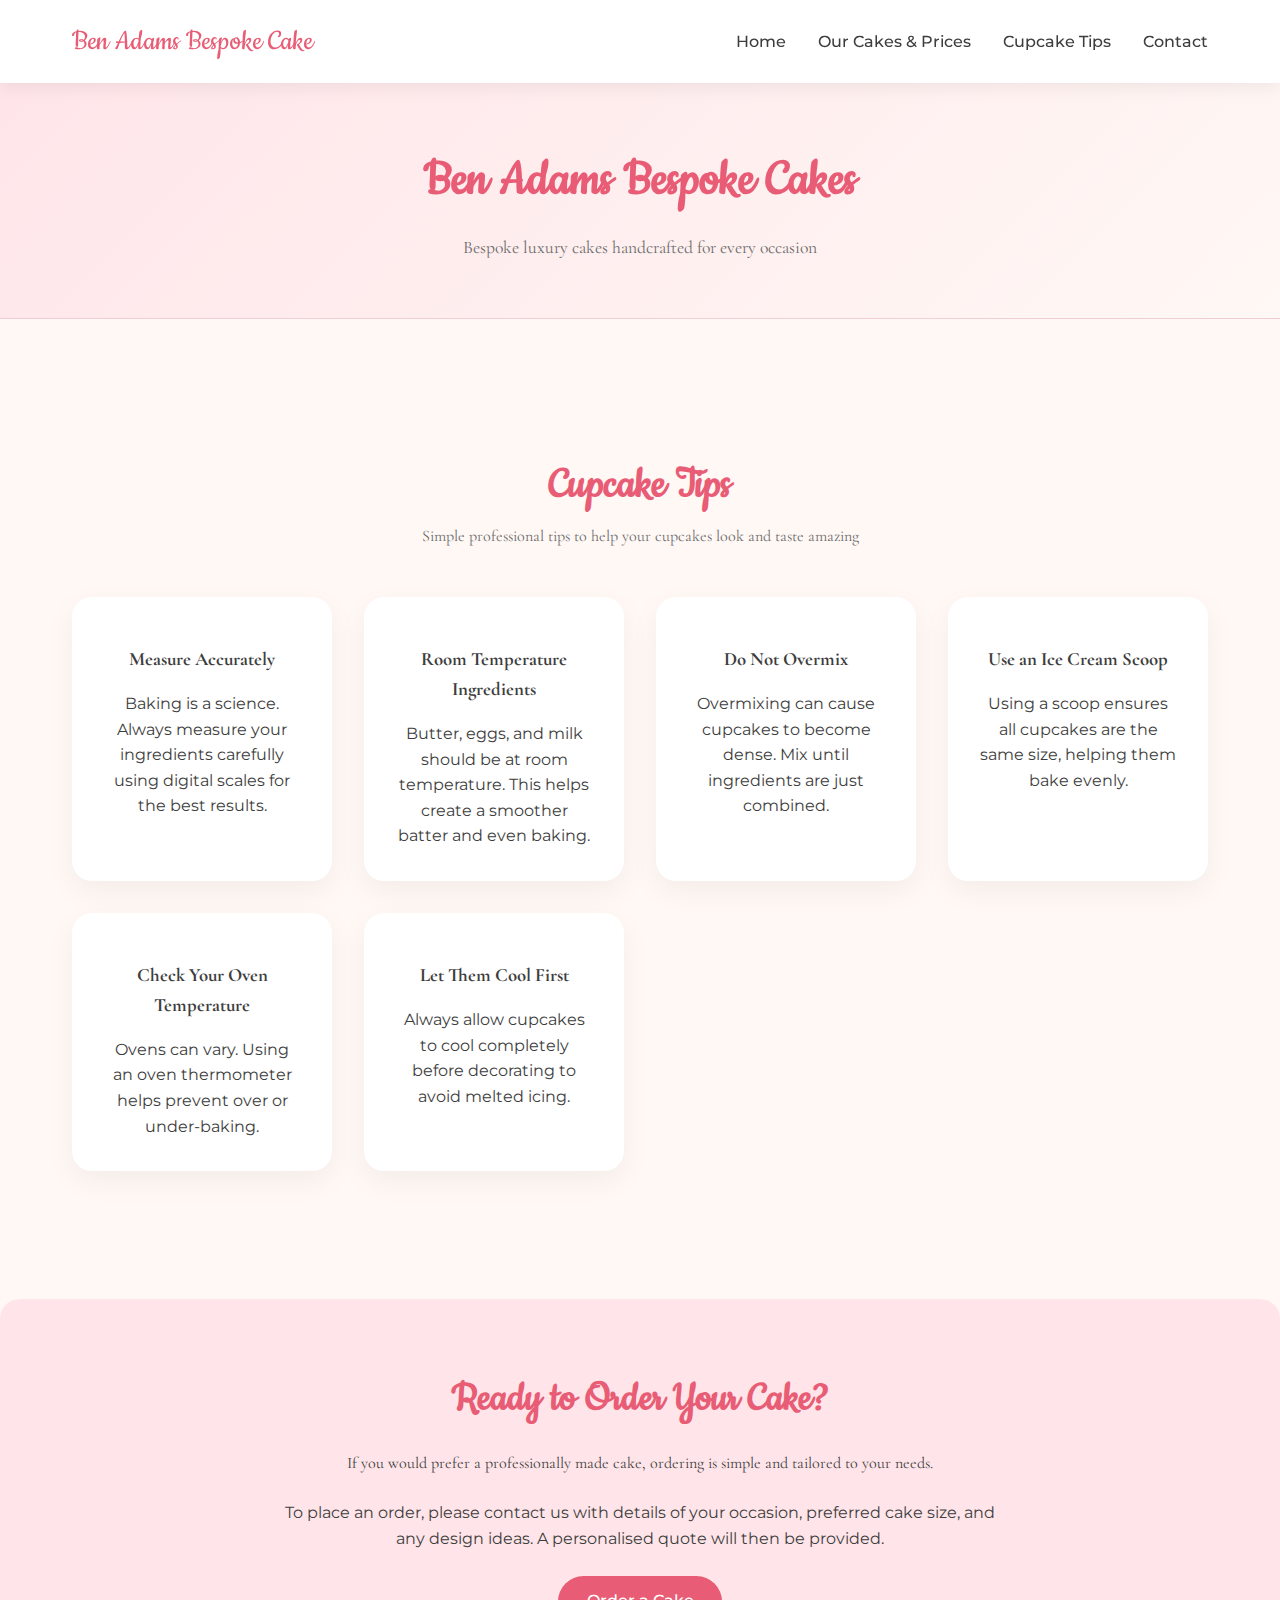
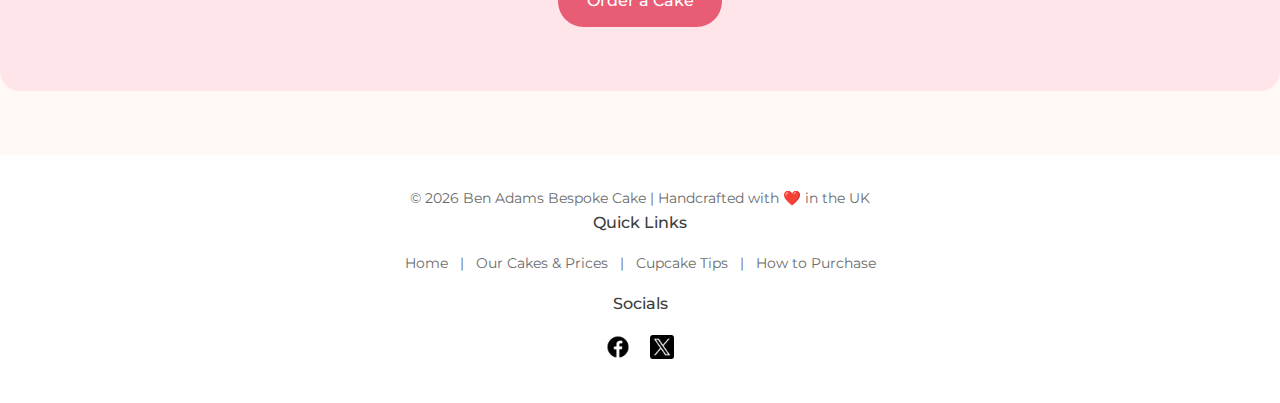
<file: Ben Adams Bespoke Cake/tips.html>
<!DOCTYPE html>
<html lang="en">
<head>
  <meta charset="UTF-8">
  <meta name="viewport" content="width=device-width, initial-scale=1.0">
  <title>Cupcake Tips | Ben Adams Bespoke Cakes</title>
  <link rel="icon" type="image/png" href="images/benadambespokecake.png">
  
  <!-- Google Fonts -->
  <link href="https://fonts.googleapis.com/css2?family=Cookie&family=Cormorant+Garamond:wght@400;600&family=Montserrat:wght@400;500&display=swap" rel="stylesheet">

  <!-- CSS -->
  <link rel="stylesheet" href="css/style.css">
</head>
<body>

  <!-- Navigation -->
<nav>
  <div class="nav-container">
    <a href="index.html" class="logo font-cookie">Ben Adams Bespoke Cake</a>

    <!-- Hamburger Icon -->
    <div class="hamburger" id="hamburger">
      <span></span>
      <span></span>
      <span></span>
    </div>

    <ul class="nav-links" id="nav-links">
      <li><a href="index.html">Home</a></li>
      <li><a href="gallery.html">Our Cakes & Prices</a></li>
      <li><a href="tips.html">Cupcake Tips</a></li>
      <li><a href="contact.html">Contact</a></li>
    </ul>
  </div>
</nav>

<!-- Banner -->
<header class="site-banner">
  <h1 class="font-cookie">Ben Adams Bespoke Cakes</h1>
  <p class="font-cormorant">
    Bespoke luxury cakes handcrafted for every occasion
  </p>
</header>

  <!-- Tips Section -->
  <section class="section" style="padding-top:8rem;">
    <h1 class="section-title font-cookie">Cupcake Tips</h1>
    <p class="section-subtitle font-cormorant">
      Simple professional tips to help your cupcakes look and taste amazing
    </p>

    <div class="services-grid">
      <div class="service-card">
        <h3 class="font-cormorant">Measure Accurately</h3>
        <p>
          Baking is a science. Always measure your ingredients carefully
          using digital scales for the best results.
        </p>
      </div>

      <div class="service-card">
        <h3 class="font-cormorant">Room Temperature Ingredients</h3>
        <p>
          Butter, eggs, and milk should be at room temperature.
          This helps create a smoother batter and even baking.
        </p>
      </div>

      <div class="service-card">
        <h3 class="font-cormorant">Do Not Overmix</h3>
        <p>
          Overmixing can cause cupcakes to become dense.
          Mix until ingredients are just combined.
        </p>
      </div>

      <div class="service-card">
        <h3 class="font-cormorant">Use an Ice Cream Scoop</h3>
        <p>
          Using a scoop ensures all cupcakes are the same size,
          helping them bake evenly.
        </p>
      </div>

      <div class="service-card">
        <h3 class="font-cormorant">Check Your Oven Temperature</h3>
        <p>
          Ovens can vary. Using an oven thermometer helps prevent
          over or under-baking.
        </p>
      </div>

      <div class="service-card">
        <h3 class="font-cormorant">Let Them Cool First</h3>
        <p>
          Always allow cupcakes to cool completely before decorating
          to avoid melted icing.
        </p>
      </div>
    </div>
  </section>

<!-- Purchase Reminder -->
<section class="purchase-reminder">
  <h2 class="font-cookie">Ready to Order Your Cake?</h2>

  <p class="font-cormorant">
    If you would prefer a professionally made cake, ordering is simple
    and tailored to your needs.
  </p>

  <p>
    To place an order, please contact us with details of your occasion,
    preferred cake size, and any design ideas. A personalised quote will
    then be provided.
  </p>

  <a href="contact.html" class="btn-primary">Order a Cake</a>
</section>

  <!-- Footer -->
  <footer>
    <p>© Ben Adams Bespoke Cake | Handcrafted with ❤️ in the UK</p>
    <p class="footer-title">Quick Links</p>
    <div class="footer-links">
      <a href="index.html">Home</a> |
      <a href="gallery.html">Our Cakes & Prices</a> |
      <a href="tips.html">Cupcake Tips</a> |
      <a href="contact.html">How to Purchase</a>
    </div>
    <p class="social-title">Socials</p>
    <div class="social-links">
      <a href="https://www.facebook.com/" target="_blank" aria-label="Facebook"><img src="images/facebook (1).png" alt="Facebook"></a>
      <a href="https://x.com/" target="_blank" aria-label="Twitter"><img src="images/twitter (1).png" alt="Twitter"></a>
    </div>
  </footer>
<script src="js/main.js"></script>

</body>
</html>
</file>
<file: css/style.css>
/* =========================
   Global Reset & Variables
========================= */

* {
  margin: 0;
  padding: 0;
  box-sizing: border-box;
}

:root {
  --coral-primary: #E85D75;
  --coral-dark: #C7405A;
  --coral-light: #FFE5E9;
  --cream: #FFF8F5;
  --gold: #D4AF37;
  --charcoal: #2D2D2D;
  --text-dark: #3D3D3D;
  --text-light: #6B6B6B;
  /* theme helpers */
  --background: var(--cream);
  --text-color: var(--text-dark);
}

body {
  font-family: 'Montserrat', sans-serif;
  background: var(--background);
  color: var(--text-color);
  line-height: 1.6;
}

/* Fonts */
.font-cookie {
  font-family: 'Cookie', cursive;
}

.font-cormorant {
  font-family: 'Cormorant Garamond', serif;
}

/* =========================
   Navigation
========================= */

nav {
  background: white;
  position: fixed;
  top: 0;
  width: 100%;
  z-index: 1000;
  box-shadow: 0 2px 20px rgba(0, 0, 0, 0.08);
}

.nav-container {
  max-width: 1200px;
  margin: auto;
  padding: 1rem 2rem;
  display: flex;
  justify-content: space-between;
  align-items: center;
}

.logo {
  font-size: 2rem;
  color: var(--coral-primary);
  text-decoration: none;
}

.nav-links {
  list-style: none;
  display: flex;
  gap: 2rem;
}

.nav-links a {
  text-decoration: none;
  color: var(--text-dark);
  font-weight: 500;
}

.nav-links a.active,
.nav-links a:hover {
  color: var(--coral-primary);
}

/* =========================
   Hero Section
========================= */

.hero {
  min-height: 100vh;
  background: linear-gradient(
    rgba(255, 248, 245, 0.9),
    rgba(255, 248, 245, 0.9)
  ),
  url('https://images.unsplash.com/photo-1559622214-1b9b0f7e70a3') center/cover;
  display: flex;
  align-items: center;
  padding-top: 6rem;
}

.hero-content {
  max-width: 700px;
  margin: auto;
  text-align: center;
  padding: 2rem;
}

.hero h1 {
  font-size: 4rem;
  color: var(--coral-primary);
}

.hero h2 {
  font-size: 1.5rem;
  margin: 1rem 0;
}

.hero p {
  margin-bottom: 2rem;
  color: var(--text-light);
}

/* =========================
   Buttons
========================= */

.btn-primary,
.btn-secondary {
  padding: 0.8rem 1.8rem;
  text-decoration: none;
  border-radius: 30px;
  font-weight: 500;
  display: inline-block;
}

.btn-primary {
  background: var(--coral-primary);
  color: white;
}

.btn-primary:hover {
  background: var(--coral-dark);
}

.btn-secondary {
  border: 2px solid var(--coral-primary);
  color: var(--coral-primary);
}

/* =========================
   Sections
========================= */

.section {
  max-width: 1200px;
  margin: auto;
  padding: 4rem 2rem;
}

.section-title {
  font-size: 3rem;
  text-align: center;
  color: var(--coral-primary);
}

.section-subtitle {
  text-align: center;
  color: var(--text-light);
  margin-bottom: 3rem;
}

/* =========================
   About Section
========================= */

.about-grid {
  display: grid;
  grid-template-columns: repeat(auto-fit, minmax(300px, 1fr));
  gap: 3rem;
  align-items: center;
}

.about-image img {
  width: 100%;
  border-radius: 20px;
}

/* =========================
   Services
========================= */

.services-grid {
  display: grid;
  grid-template-columns: repeat(auto-fit, minmax(250px, 1fr));
  gap: 2rem;
}

.service-card {
  background: white;
  padding: 2rem;
  border-radius: 20px;
  text-align: center;
  box-shadow: 0 10px 30px rgba(0, 0, 0, 0.05);
}

.service-card span {
  font-size: 2.5rem;
}

.service-card h3 {
  margin: 1rem 0;
}

/* =========================
   Call to Action
========================= */

.cta {
  background: linear-gradient(135deg, var(--coral-light), var(--cream));
  text-align: center;
  padding: 5rem 2rem;
}

.cta h2 {
  font-size: 3rem;
  color: var(--coral-primary);
}

.cta p {
  margin: 1rem 0 2rem;
}

/* =========================
   Footer
========================= */

footer {
  background: var(--charcoal);
  color: white;
  padding: 3rem 2rem 2rem;
  margin-top: 4rem;
}

.footer-content {
  max-width: 1200px;
  margin: 0 auto 2rem;
  display: grid;
  grid-template-columns: repeat(auto-fit, minmax(250px, 1fr));
  gap: 2rem;
}

.footer-section {
  padding: 0 1rem;
}

.footer-heading {
  font-size: 1.1rem;
  font-weight: 700;
  color: var(--gold);
  margin-bottom: 1rem;
  text-transform: uppercase;
  letter-spacing: 1px;
}

.footer-list {
  list-style: none;
  padding: 0;
  margin: 0;
}

.footer-list li {
  margin-bottom: 0.8rem;
  color: #E8E8E8;
}

.footer-list a {
  color: #E8E8E8;
  text-decoration: none;
  transition: color 0.3s ease;
}

.footer-list a:hover {
  color: var(--coral-primary);
}

.footer-socials {
  display: flex;
  gap: 1.5rem;
}

.footer-socials a {
  display: inline-block;
  transition: transform 0.3s ease;
}

.footer-socials img {
  width: 40px;
  height: 40px;
  object-fit: contain;
}

.footer-socials a:hover {
  transform: scale(1.1);
}

.social-link {
  color: var(--gold);
  text-decoration: none;
  font-weight: 500;
  transition: color 0.3s ease;
}

.social-link:hover {
  color: var(--coral-primary);
}

.footer-bottom {
  text-align: center;
  padding-top: 2rem;
  border-top: 1px solid rgba(255, 255, 255, 0.1);
  color: #999;
  font-size: 0.9rem;
}

/* Old styles (deprecated but kept for backward compatibility) */
.social-title {
  font-size: 1rem;
  margin-bottom: 0.5rem;
  color: var(--text-dark);
  font-weight: 500;
}

.footer-title {
  font-size: 1rem;
  margin-bottom: 0.5rem;
  color: var(--text-dark);
  font-weight: 500;
}

.footer-links {
  margin-top: 1rem;
  margin-bottom: 1rem;
}

.footer-links a {
  color: var(--text-light);
  text-decoration: none;
  margin: 0 0.5rem;
  font-size: 0.9rem;
}

.footer-links a:hover {
  color: var(--coral-primary);
}

.social-links {
  margin-top: 1rem;
}

.social-links a {
  margin: 0 0.5rem;
  color: var(--coral-primary);
  text-decoration: none;
  font-size: 1.5rem;
  transition: color 0.3s ease;
}

.social-links a:hover {
  color: var(--coral-dark);
}

.social-links a img {
  width: 1.5rem;
  height: 1.5rem;
}

/* theme toggle button */
#theme-toggle {
  background: none;
  border: none;
  font-size: 1.3rem;
  cursor: pointer;
  color: var(--text-color);
  margin-left: 0;
}

/* ensure button in nav list aligns properly */
.nav-links .theme-toggle-item button {
  padding: 0;
}

body.dark #theme-toggle {
  color: var(--text-light);
}

/* dark theme overrides */
body.dark {
  --cream: #121212;
  --background: #121212;
  --text-dark: #e0e0e0;
  --text-light: #bbb;
  --coral-primary: #ff85a2;
  --coral-dark: #e56780;
  --coral-light: #2a2a2a;
  --charcoal: #000;
  --gold: #b5942f;
}

body.dark nav {
  background: var(--charcoal);
  box-shadow: 0 2px 20px rgba(0,0,0,0.5);
}

/* back-to-top button */
#back-to-top {
  position: fixed;
  right: 1.5rem;
  bottom: 1.5rem;
  background: var(--coral-primary);
  color: white;
  border: none;
  border-radius: 50%;
  width: 3rem;
  height: 3rem;
  font-size: 1.5rem;
  cursor: pointer;
  box-shadow: 0 2px 10px rgba(0,0,0,0.3);
  opacity: 0;
  visibility: hidden;
  transition: opacity 0.3s ease, visibility 0.3s ease;
  z-index: 1001;
}

#back-to-top.show {
  opacity: 1;
  visibility: visible;
}

body.dark #back-to-top {
  background: var(--coral-dark);
}

body.dark .nav-links a {
  color: var(--text-light);
}

body.dark .nav-links a:hover,
body.dark .nav-links a.active {
  color: var(--coral-primary);
}

body.dark .hamburger span {
  background: var(--text-light);
}

/* Ensure social icons remain visible on dark backgrounds */
body.dark .footer-socials img {
  filter: invert(1) brightness(2);
}

/* =========================
   Responsive
========================= */

@media (max-width: 768px) {
  .hero h1 {
    font-size: 3rem;
  }

  .nav-links {
    gap: 1rem;
  }
}
/* =========================
   Hamburger Menu
========================= */

.hamburger {
  display: none;
  flex-direction: column;
  cursor: pointer;
}

.hamburger span {
  height: 3px;
  width: 25px;
  background: var(--coral-primary);
  margin: 4px 0;
  border-radius: 2px;
}

/* Mobile Navigation */
@media (max-width: 840px) {

  .hamburger {
    display: flex;
  }

  .nav-links {
    position: absolute;
    top: 100%;
    right: 0;
    background: white;
    flex-direction: column;
    width: 100%;
    display: none;
    padding: 1.5rem 0;
    box-shadow: 0 10px 30px rgba(0,0,0,0.1);
  }

  .nav-links.active {
    display: flex;
  }

  .nav-links li {
    text-align: center;
    margin: 1rem 0;
  }
}
/* =========================
   Reviews Section
========================= */

.reviews {
  background: var(--cream);
}

.review-card p {
  font-style: italic;
  margin-bottom: 1rem;
  color: var(--text-light);
}

.review-card strong {
  color: var(--text-dark);
}
/* =========================
   Pricing Table
========================= */

.pricing {
  background: var(--cream);
}

.pricing-table-wrapper {
  overflow-x: auto;
}

.pricing-table {
  width: 100%;
  border-collapse: collapse;
  background: white;
  border-radius: 20px;
  overflow: hidden;
  box-shadow: 0 10px 30px rgba(0,0,0,0.05);
}

.pricing-table thead {
  background: var(--coral-primary);
  color: white;
}

.pricing-table th,
.pricing-table td {
  padding: 1rem;
  text-align: center;
}

.pricing-table tbody tr:nth-child(even) {
  background: var(--coral-light);
}

.pricing-table tbody tr:hover {
  background: #fde4e8;
}

.pricing-note {
  text-align: center;
  margin-top: 1.5rem;
  color: var(--text-light);
  font-size: 0.95rem;
}
/* =========================
   Site Banner
========================= */

.site-banner {
  margin-top: 80px; /* accounts for fixed nav */
  background: linear-gradient(
    135deg,
    var(--coral-light),
    var(--cream)
  );
  text-align: center;
  padding: 3.5rem 2rem;
  border-bottom: 1px solid #f1cdd4;
}

.site-banner h1 {
  font-size: 3.5rem;
  color: var(--coral-primary);
  margin-bottom: 0.5rem;
}

.site-banner p {
  color: var(--text-light);
  font-size: 1.1rem;
}

/* Responsive banner text */
@media (max-width: 768px) {
  .site-banner h1 {
    font-size: 2.5rem;
  }
}
/* =========================
   Promotional Offer
========================= */

.promo-offer {
  background: var(--coral-primary);
  color: white;
  text-align: center;
  padding: 4rem 2rem;
}

.promo-content {
  max-width: 800px;
  margin: auto;
}

.promo-offer h2 {
  font-size: 3rem;
  margin: 1rem 0;
}

.promo-offer p {
  font-size: 1.1rem;
  margin-bottom: 2rem;
}

.promo-badge {
  background: white;
  color: var(--coral-primary);
  padding: 0.4rem 1rem;
  border-radius: 20px;
  font-weight: 600;
  font-size: 0.9rem;
  display: inline-block;
}
/* =========================
   Gallery Card Images
========================= */

.service-card img {
  width: 100%;
  height: 220px;
  object-fit: cover;
  border-radius: 15px;
  margin-bottom: 1rem;
}
/* =========================
   Purchase Reminder Section
========================= */

.purchase-reminder {
  background: var(--coral-light);
  text-align: center;
  padding: 4rem 2rem;
  margin-top: 4rem;
  border-radius: 20px;
}

.purchase-reminder h2 {
  font-size: 2.8rem;
  color: var(--coral-primary);
  margin-bottom: 1rem;
}

.purchase-reminder p {
  max-width: 720px;
  margin: 0.5rem auto 1.5rem;
  color: var(--text-dark);
}
</file>
<file: Ben Adams Bespoke Cake/css/style.css>
/* =========================
   Global Reset & Variables
========================= */

* {
  margin: 0;
  padding: 0;
  box-sizing: border-box;
}

:root {
  --coral-primary: #E85D75;
  --coral-dark: #C7405A;
  --coral-light: #FFE5E9;
  --cream: #FFF8F5;
  --gold: #D4AF37;
  --charcoal: #2D2D2D;
  --text-dark: #3D3D3D;
  --text-light: #6B6B6B;
}

body {
  font-family: 'Montserrat', sans-serif;
  background: var(--cream);
  color: var(--text-dark);
  line-height: 1.6;
}

/* Fonts */
.font-cookie {
  font-family: 'Cookie', cursive;
}

.font-cormorant {
  font-family: 'Cormorant Garamond', serif;
}

/* =========================
   Navigation
========================= */

nav {
  background: white;
  position: fixed;
  top: 0;
  width: 100%;
  z-index: 1000;
  box-shadow: 0 2px 20px rgba(0, 0, 0, 0.08);
}

.nav-container {
  max-width: 1200px;
  margin: auto;
  padding: 1rem 2rem;
  display: flex;
  justify-content: space-between;
  align-items: center;
}

.logo {
  font-size: 2rem;
  color: var(--coral-primary);
  text-decoration: none;
}

.nav-links {
  list-style: none;
  display: flex;
  gap: 2rem;
}

.nav-links a {
  text-decoration: none;
  color: var(--text-dark);
  font-weight: 500;
}

.nav-links a.active,
.nav-links a:hover {
  color: var(--coral-primary);
}

/* =========================
   Hero Section
========================= */

.hero {
  min-height: 100vh;
  background: linear-gradient(
    rgba(255, 248, 245, 0.9),
    rgba(255, 248, 245, 0.9)
  ),
  url('https://images.unsplash.com/photo-1559622214-1b9b0f7e70a3') center/cover;
  display: flex;
  align-items: center;
  padding-top: 6rem;
}

.hero-content {
  max-width: 700px;
  margin: auto;
  text-align: center;
  padding: 2rem;
}

.hero h1 {
  font-size: 4rem;
  color: var(--coral-primary);
}

.hero h2 {
  font-size: 1.5rem;
  margin: 1rem 0;
}

.hero p {
  margin-bottom: 2rem;
  color: var(--text-light);
}

/* =========================
   Buttons
========================= */

.btn-primary,
.btn-secondary {
  padding: 0.8rem 1.8rem;
  text-decoration: none;
  border-radius: 30px;
  font-weight: 500;
  display: inline-block;
}

.btn-primary {
  background: var(--coral-primary);
  color: white;
}

.btn-primary:hover {
  background: var(--coral-dark);
}

.btn-secondary {
  border: 2px solid var(--coral-primary);
  color: var(--coral-primary);
}

/* =========================
   Sections
========================= */

.section {
  max-width: 1200px;
  margin: auto;
  padding: 4rem 2rem;
}

.section-title {
  font-size: 3rem;
  text-align: center;
  color: var(--coral-primary);
}

.section-subtitle {
  text-align: center;
  color: var(--text-light);
  margin-bottom: 3rem;
}

/* =========================
   About Section
========================= */

.about-grid {
  display: grid;
  grid-template-columns: repeat(auto-fit, minmax(300px, 1fr));
  gap: 3rem;
  align-items: center;
}

.about-image img {
  width: 100%;
  border-radius: 20px;
}

/* =========================
   Services
========================= */

.services-grid {
  display: grid;
  grid-template-columns: repeat(auto-fit, minmax(250px, 1fr));
  gap: 2rem;
}

.service-card {
  background: white;
  padding: 2rem;
  border-radius: 20px;
  text-align: center;
  box-shadow: 0 10px 30px rgba(0, 0, 0, 0.05);
}

.service-card span {
  font-size: 2.5rem;
}

.service-card h3 {
  margin: 1rem 0;
}

/* =========================
   Call to Action
========================= */

.cta {
  background: linear-gradient(135deg, var(--coral-light), var(--cream));
  text-align: center;
  padding: 5rem 2rem;
}

.cta h2 {
  font-size: 3rem;
  color: var(--coral-primary);
}

.cta p {
  margin: 1rem 0 2rem;
}

/* =========================
   Footer
========================= */

footer {
  background: white;
  text-align: center;
  padding: 2rem;
  margin-top: 4rem;
  font-size: 0.9rem;
  color: var(--text-light);
}

.social-links {
  margin-top: 1rem;
}

.social-title {
  font-size: 1rem;
  margin-bottom: 0.5rem;
  color: var(--text-dark);
  font-weight: 500;
}

.footer-title {
  font-size: 1rem;
  margin-bottom: 0.5rem;
  color: var(--text-dark);
  font-weight: 500;
}

.footer-links {
  margin-top: 1rem;
  margin-bottom: 1rem;
}

.footer-links a {
  color: var(--text-light);
  text-decoration: none;
  margin: 0 0.5rem;
  font-size: 0.9rem;
}

.footer-links a:hover {
  color: var(--coral-primary);
}

.social-links a {
  margin: 0 0.5rem;
  color: var(--coral-primary);
  text-decoration: none;
  font-size: 1.5rem;
  transition: color 0.3s ease;
}

.social-links a:hover {
  color: var(--coral-dark);
}

.social-links a img {
  width: 1.5rem;
  height: 1.5rem;
}

/* =========================
   Responsive
========================= */

@media (max-width: 768px) {
  .hero h1 {
    font-size: 3rem;
  }

  .nav-links {
    gap: 1rem;
  }
}
/* =========================
   Hamburger Menu
========================= */

.hamburger {
  display: none;
  flex-direction: column;
  cursor: pointer;
}

.hamburger span {
  height: 3px;
  width: 25px;
  background: var(--coral-primary);
  margin: 4px 0;
  border-radius: 2px;
}

/* Mobile Navigation */
@media (max-width: 840px) {

  .hamburger {
    display: flex;
  }

  .nav-links {
    position: absolute;
    top: 100%;
    right: 0;
    background: white;
    flex-direction: column;
    width: 100%;
    display: none;
    padding: 1.5rem 0;
    box-shadow: 0 10px 30px rgba(0,0,0,0.1);
  }

  .nav-links.active {
    display: flex;
  }

  .nav-links li {
    text-align: center;
    margin: 1rem 0;
  }
}
/* =========================
   Reviews Section
========================= */

.reviews {
  background: var(--cream);
}

.review-card p {
  font-style: italic;
  margin-bottom: 1rem;
  color: var(--text-light);
}

.review-card strong {
  color: var(--text-dark);
}
/* =========================
   Pricing Table
========================= */

.pricing {
  background: var(--cream);
}

.pricing-table-wrapper {
  overflow-x: auto;
}

.pricing-table {
  width: 100%;
  border-collapse: collapse;
  background: white;
  border-radius: 20px;
  overflow: hidden;
  box-shadow: 0 10px 30px rgba(0,0,0,0.05);
}

.pricing-table thead {
  background: var(--coral-primary);
  color: white;
}

.pricing-table th,
.pricing-table td {
  padding: 1rem;
  text-align: center;
}

.pricing-table tbody tr:nth-child(even) {
  background: var(--coral-light);
}

.pricing-table tbody tr:hover {
  background: #fde4e8;
}

.pricing-note {
  text-align: center;
  margin-top: 1.5rem;
  color: var(--text-light);
  font-size: 0.95rem;
}
/* =========================
   Site Banner
========================= */

.site-banner {
  margin-top: 80px; /* accounts for fixed nav */
  background: linear-gradient(
    135deg,
    var(--coral-light),
    var(--cream)
  );
  text-align: center;
  padding: 3.5rem 2rem;
  border-bottom: 1px solid #f1cdd4;
}

.site-banner h1 {
  font-size: 3.5rem;
  color: var(--coral-primary);
  margin-bottom: 0.5rem;
}

.site-banner p {
  color: var(--text-light);
  font-size: 1.1rem;
}

/* Responsive banner text */
@media (max-width: 768px) {
  .site-banner h1 {
    font-size: 2.5rem;
  }
}
/* =========================
   Promotional Offer
========================= */

.promo-offer {
  background: var(--coral-primary);
  color: white;
  text-align: center;
  padding: 4rem 2rem;
}

.promo-content {
  max-width: 800px;
  margin: auto;
}

.promo-offer h2 {
  font-size: 3rem;
  margin: 1rem 0;
}

.promo-offer p {
  font-size: 1.1rem;
  margin-bottom: 2rem;
}

.promo-badge {
  background: white;
  color: var(--coral-primary);
  padding: 0.4rem 1rem;
  border-radius: 20px;
  font-weight: 600;
  font-size: 0.9rem;
  display: inline-block;
}
/* =========================
   Gallery Card Images
========================= */

.service-card img {
  width: 100%;
  height: 220px;
  object-fit: cover;
  border-radius: 15px;
  margin-bottom: 1rem;
}
/* =========================
   Purchase Reminder Section
========================= */

.purchase-reminder {
  background: var(--coral-light);
  text-align: center;
  padding: 4rem 2rem;
  margin-top: 4rem;
  border-radius: 20px;
}

.purchase-reminder h2 {
  font-size: 2.8rem;
  color: var(--coral-primary);
  margin-bottom: 1rem;
}

.purchase-reminder p {
  max-width: 720px;
  margin: 0.5rem auto 1.5rem;
  color: var(--text-dark);
}
.btn-secondary {
  text-decoration: none;
  color: #000;
  transition: color 0.3s ease,transform 0.3s ease;
}
.btn-secondary:hover {
  transform: scale(1.005);
  background-color:#f1cdd4;
}
</file>
